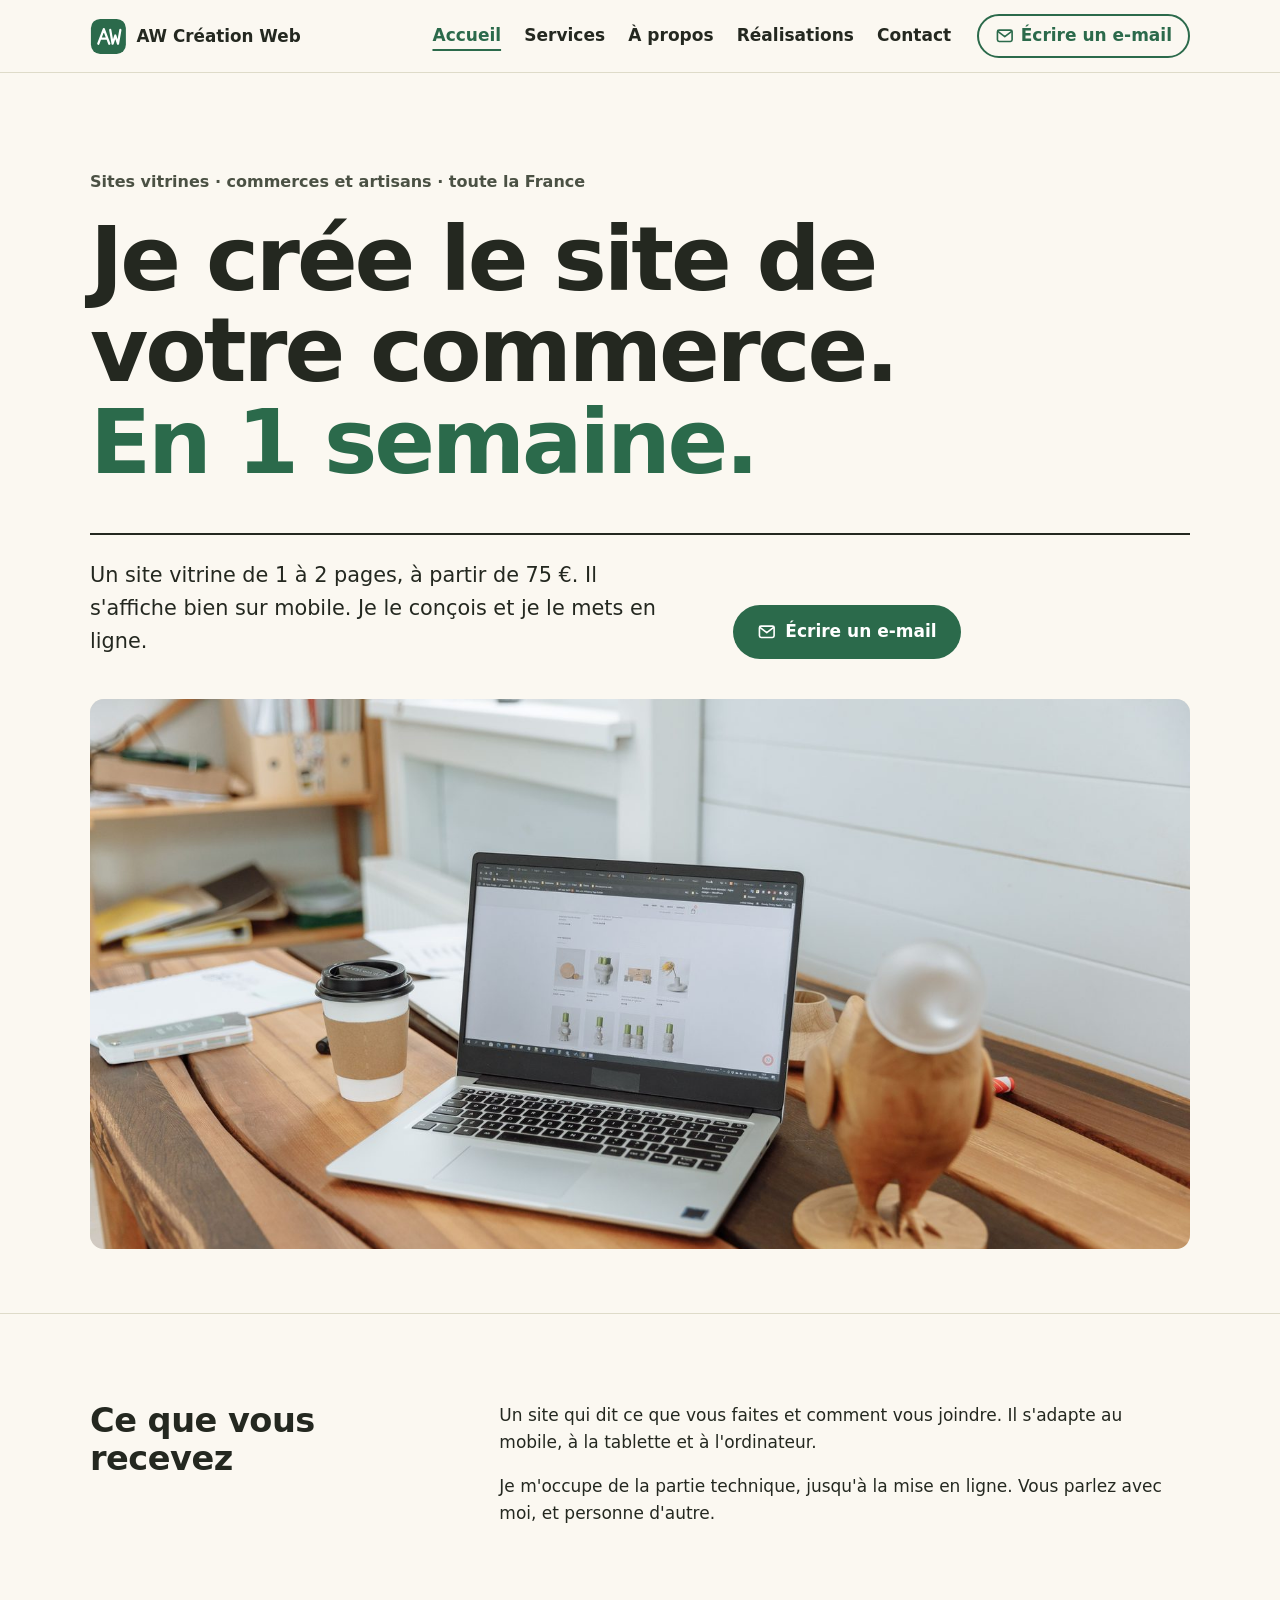
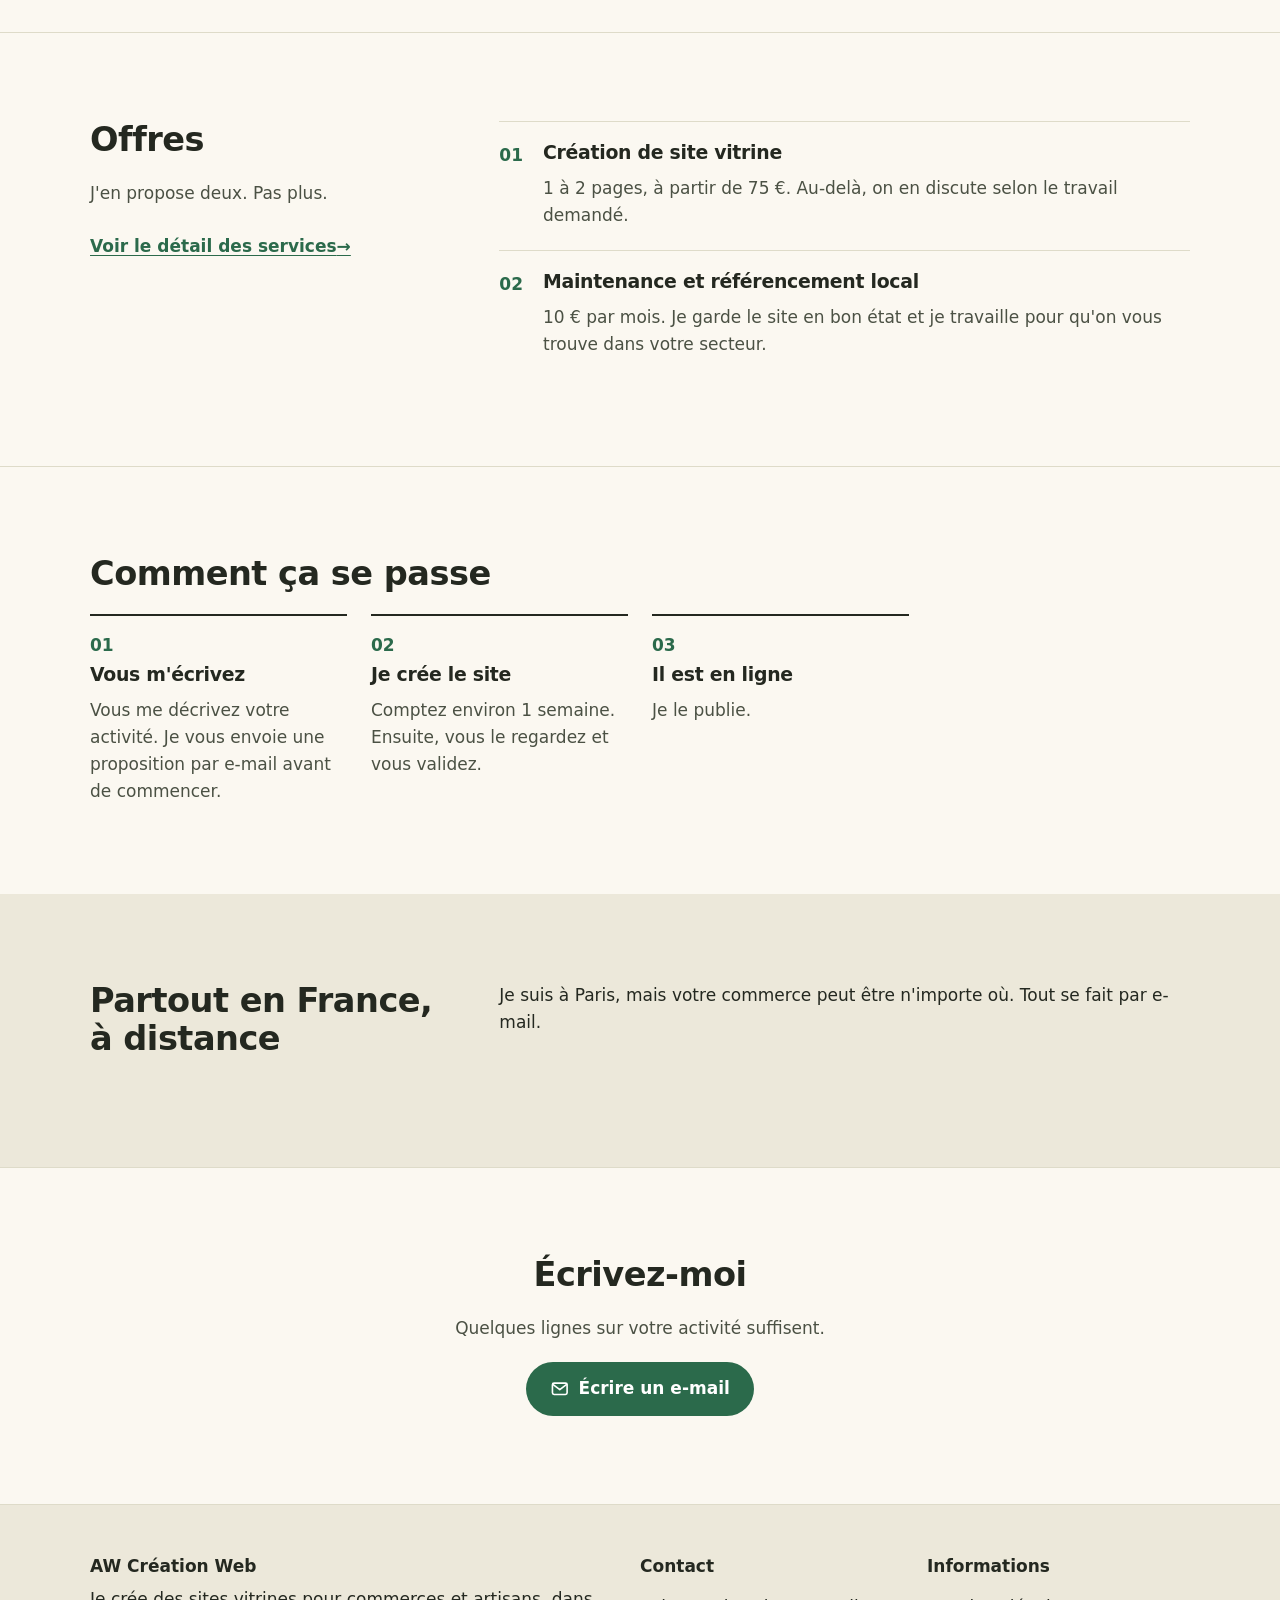
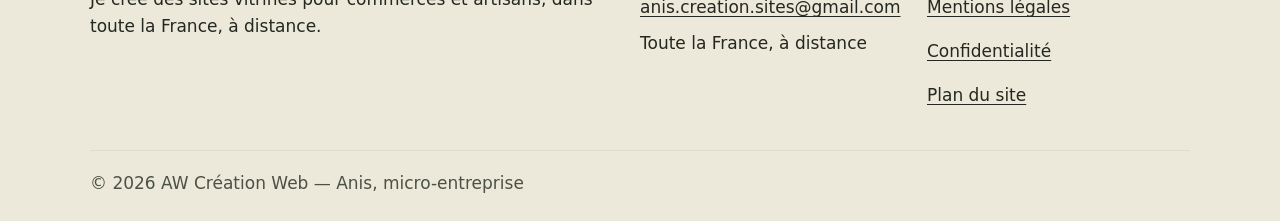
<file: index.html>
<!doctype html>
<html lang="fr">
<head>
<meta charset="utf-8">
<meta name="viewport" content="width=device-width, initial-scale=1">
<title>AW Création Web — Je crée le site de votre commerce</title>
<meta name="description" content="Je suis Anis, étudiant en école d'ingénieur à Paris. Je crée des sites vitrines pour commerces et artisans, à distance : dès 75 €, prêts en 1 semaine.">
<link rel="canonical" href="https://awcreationweb.fr/">
<meta name="theme-color" content="#fbf8f1">
<meta property="og:type" content="website">
<meta property="og:locale" content="fr_FR">
<meta property="og:site_name" content="AW Création Web">
<meta property="og:title" content="AW Création Web — Je crée le site de votre commerce">
<meta property="og:description" content="Je suis Anis, étudiant en école d'ingénieur à Paris. Je crée des sites vitrines pour commerces et artisans, à distance : dès 75 €, prêts en 1 semaine.">
<meta property="og:url" content="https://awcreationweb.fr/">
<meta property="og:image" content="https://awcreationweb.fr/assets/og-image.png">
<meta property="og:image:type" content="image/png">
<meta property="og:image:width" content="1200">
<meta property="og:image:height" content="630">
<meta property="og:image:alt" content="AW Création Web — Le site de votre commerce, prêt en 1 semaine">
<meta name="twitter:card" content="summary_large_image">
<link rel="icon" href="assets/favicon.svg" type="image/svg+xml">
<link rel="stylesheet" href="assets/style.css">
<script type="application/ld+json">
{
 "@context": "https://schema.org",
 "@type": "ProfessionalService",
 "@id": "https://awcreationweb.fr/#entreprise",
 "name": "AW Création Web",
 "slogan": "Je crée le site de votre commerce",
 "description": "Création de sites vitrines adaptés au mobile pour commerces et artisans, avec mise en ligne, maintenance et référencement local. Partout en France, à distance.",
 "url": "https://awcreationweb.fr/",
 "image": "https://awcreationweb.fr/assets/og-image.png",
 "logo": "https://awcreationweb.fr/assets/favicon.svg",
 "email": "anis.creation.sites@gmail.com",
 "founder": {
  "@type": "Person",
  "name": "Anis"
 },
 "areaServed": {
  "@type": "Country",
  "name": "France"
 },
 "availableLanguage": "fr",
 "knowsAbout": [
  "Création de site vitrine",
  "Site responsive",
  "Référencement local",
  "Mise en ligne et maintenance de site web"
 ],
 "contactPoint": {
  "@type": "ContactPoint",
  "contactType": "customer service",
  "email": "anis.creation.sites@gmail.com",
  "areaServed": "FR",
  "availableLanguage": "fr"
 }
}
</script>
<script type="application/ld+json">
{
 "@context": "https://schema.org",
 "@type": "WebSite",
 "name": "AW Création Web",
 "url": "https://awcreationweb.fr/",
 "inLanguage": "fr-FR",
 "publisher": {
  "@id": "https://awcreationweb.fr/#entreprise"
 }
}
</script>
</head>
<body>
<a class="skip" href="#contenu">Aller au contenu</a>
<header class="site-header">
 <div class="wrap head">
  <a class="logo" href="index.html"><svg viewBox="0 0 40 40" aria-hidden="true" class="logo-mark"><rect x="1" y="1" width="38" height="38" rx="10" style="fill:var(--accent)"/><path d="M9 28 15 12l6 16M11.3 22.5h7.4M22 13l2.6 15 2.9-9 2.9 9L33 13" style="stroke:var(--accent-fg)" stroke-width="2.4" fill="none" stroke-linecap="round" stroke-linejoin="round"/></svg><span>AW Création Web</span></a>
  <a class="btn btn-outline btn-mail-top" href="mailto:anis.creation.sites@gmail.com"><svg class="i" viewBox="0 0 24 24" aria-hidden="true" style="fill:none;stroke:currentColor;stroke-width:2;stroke-linejoin:round;stroke-linecap:round"><rect x="3" y="5" width="18" height="14" rx="2"/><path d="m3.5 6.5 8.5 6.5 8.5-6.5"/></svg><span>Écrire un e-mail</span></a>
  <nav class="nav" aria-label="Navigation principale"><ul><li><a href="index.html" aria-current="page">Accueil</a></li><li><a href="services.html">Services</a></li><li><a href="a-propos.html">À propos</a></li><li><a href="realisations.html">Réalisations</a></li><li><a href="contact.html">Contact</a></li></ul></nav>
 </div>
</header>
<main id="contenu">
<section class="hero" aria-labelledby="h1"><div class="wrap">
<p class="eyebrow">Sites vitrines · commerces et artisans · toute la France</p>
<h1 id="h1">Je crée le site de votre commerce. <em>En 1 semaine.</em></h1>
<div class="hero-foot">
<p class="lead">Un site vitrine de 1 à 2 pages, à partir de 75 €. Il s'affiche bien sur mobile. Je le conçois et je le mets en ligne.</p>
<div><div class="actions"><a class="btn btn-primary" href="mailto:anis.creation.sites@gmail.com"><svg class="i" viewBox="0 0 24 24" aria-hidden="true" style="fill:none;stroke:currentColor;stroke-width:2;stroke-linejoin:round;stroke-linecap:round"><rect x="3" y="5" width="18" height="14" rx="2"/><path d="m3.5 6.5 8.5 6.5 8.5-6.5"/></svg><span>Écrire un e-mail</span></a></div></div>
</div>
<figure class="hero-photo"><img src="assets/photos/accueil-ordinateur-site-vitrine.jpg" width="1600" height="1067" loading="lazy" decoding="async" alt="Ordinateur portable posé sur un bureau en bois clair, affichant la page produits d'une boutique en ligne, à côté d'un gobelet de café (photo d'illustration, ce n'est pas un site réalisé par AW Création Web)"></figure>
</div></section>
<section class="rule" aria-labelledby="ess-t"><div class="wrap split">
<div><h2 id="ess-t">Ce que vous recevez</h2></div>
<div class="prose"><p>Un site qui dit ce que vous faites et comment vous joindre. Il s'adapte au mobile, à la tablette et à l'ordinateur.</p><p>Je m'occupe de la partie technique, jusqu'à la mise en ligne. Vous parlez avec moi, et personne d'autre.</p></div>
</div></section>
<section class="rule" aria-labelledby="off-t"><div class="wrap split">
<div><h2 id="off-t">Offres</h2><p class="intro">J'en propose deux. Pas plus.</p><p><a class="link-arrow" href="services.html">Voir le détail des services <span aria-hidden="true">→</span></a></p></div>
<ol class="off-list"><li><span class="num" aria-hidden="true">01</span><div><h3>Création de site vitrine</h3><p>1 à 2 pages, à partir de 75 €. Au-delà, on en discute selon le travail demandé.</p></div></li><li><span class="num" aria-hidden="true">02</span><div><h3>Maintenance et référencement local</h3><p>10 € par mois. Je garde le site en bon état et je travaille pour qu'on vous trouve dans votre secteur.</p></div></li></ol>
</div></section>
<section class="rule" aria-labelledby="dr-t"><div class="wrap">
<h2 id="dr-t">Comment ça se passe</h2>
<ol class="steps"><li><h3>Vous m'écrivez</h3><p>Vous me décrivez votre activité. Je vous envoie une proposition par e-mail avant de commencer.</p></li><li><h3>Je crée le site</h3><p>Comptez environ 1 semaine. Ensuite, vous le regardez et vous validez.</p></li><li><h3>Il est en ligne</h3><p>Je le publie.</p></li></ol>
</div></section>
<section class="zone" id="zone" aria-labelledby="zone-t"><div class="wrap split">
<div><h2 id="zone-t">Partout en France, à distance</h2></div>
<div class="prose"><p>Je suis à Paris, mais votre commerce peut être n'importe où. Tout se fait par e-mail.</p></div></div></section>
<section class="cta-sec" aria-labelledby="cta-t"><div class="wrap narrow center">
<h2 id="cta-t">Écrivez-moi</h2><p>Quelques lignes sur votre activité suffisent.</p>
<div class="actions"><a class="btn btn-primary" href="mailto:anis.creation.sites@gmail.com"><svg class="i" viewBox="0 0 24 24" aria-hidden="true" style="fill:none;stroke:currentColor;stroke-width:2;stroke-linejoin:round;stroke-linecap:round"><rect x="3" y="5" width="18" height="14" rx="2"/><path d="m3.5 6.5 8.5 6.5 8.5-6.5"/></svg><span>Écrire un e-mail</span></a></div>
</div></section>
</main>
<footer class="site-footer">
 <div class="wrap foot-grid">
  <div><p class="foot-title">AW Création Web</p><p>Je crée des sites vitrines pour commerces et artisans, dans toute la France, à distance.</p></div>
  <div><p class="foot-title">Contact</p><ul><li><a href="mailto:anis.creation.sites@gmail.com">anis.creation.sites@gmail.com</a></li><li>Toute la France, à distance</li></ul></div>
  <div><p class="foot-title">Informations</p><ul><li><a href="mentions-legales.html">Mentions légales</a></li><li><a href="mentions-legales.html#confidentialite">Confidentialité</a></li><li><a href="sitemap.xml">Plan du site</a></li></ul></div>
 </div>
 <div class="wrap copy">© 2026 AW Création Web — Anis, micro-entreprise</div>
</footer>
<div class="mailbar"><a href="mailto:anis.creation.sites@gmail.com"><svg class="i" viewBox="0 0 24 24" aria-hidden="true" style="fill:none;stroke:currentColor;stroke-width:2;stroke-linejoin:round;stroke-linecap:round"><rect x="3" y="5" width="18" height="14" rx="2"/><path d="m3.5 6.5 8.5 6.5 8.5-6.5"/></svg><span>Écrire un e-mail</span></a></div>

</body>
</html>
</file>
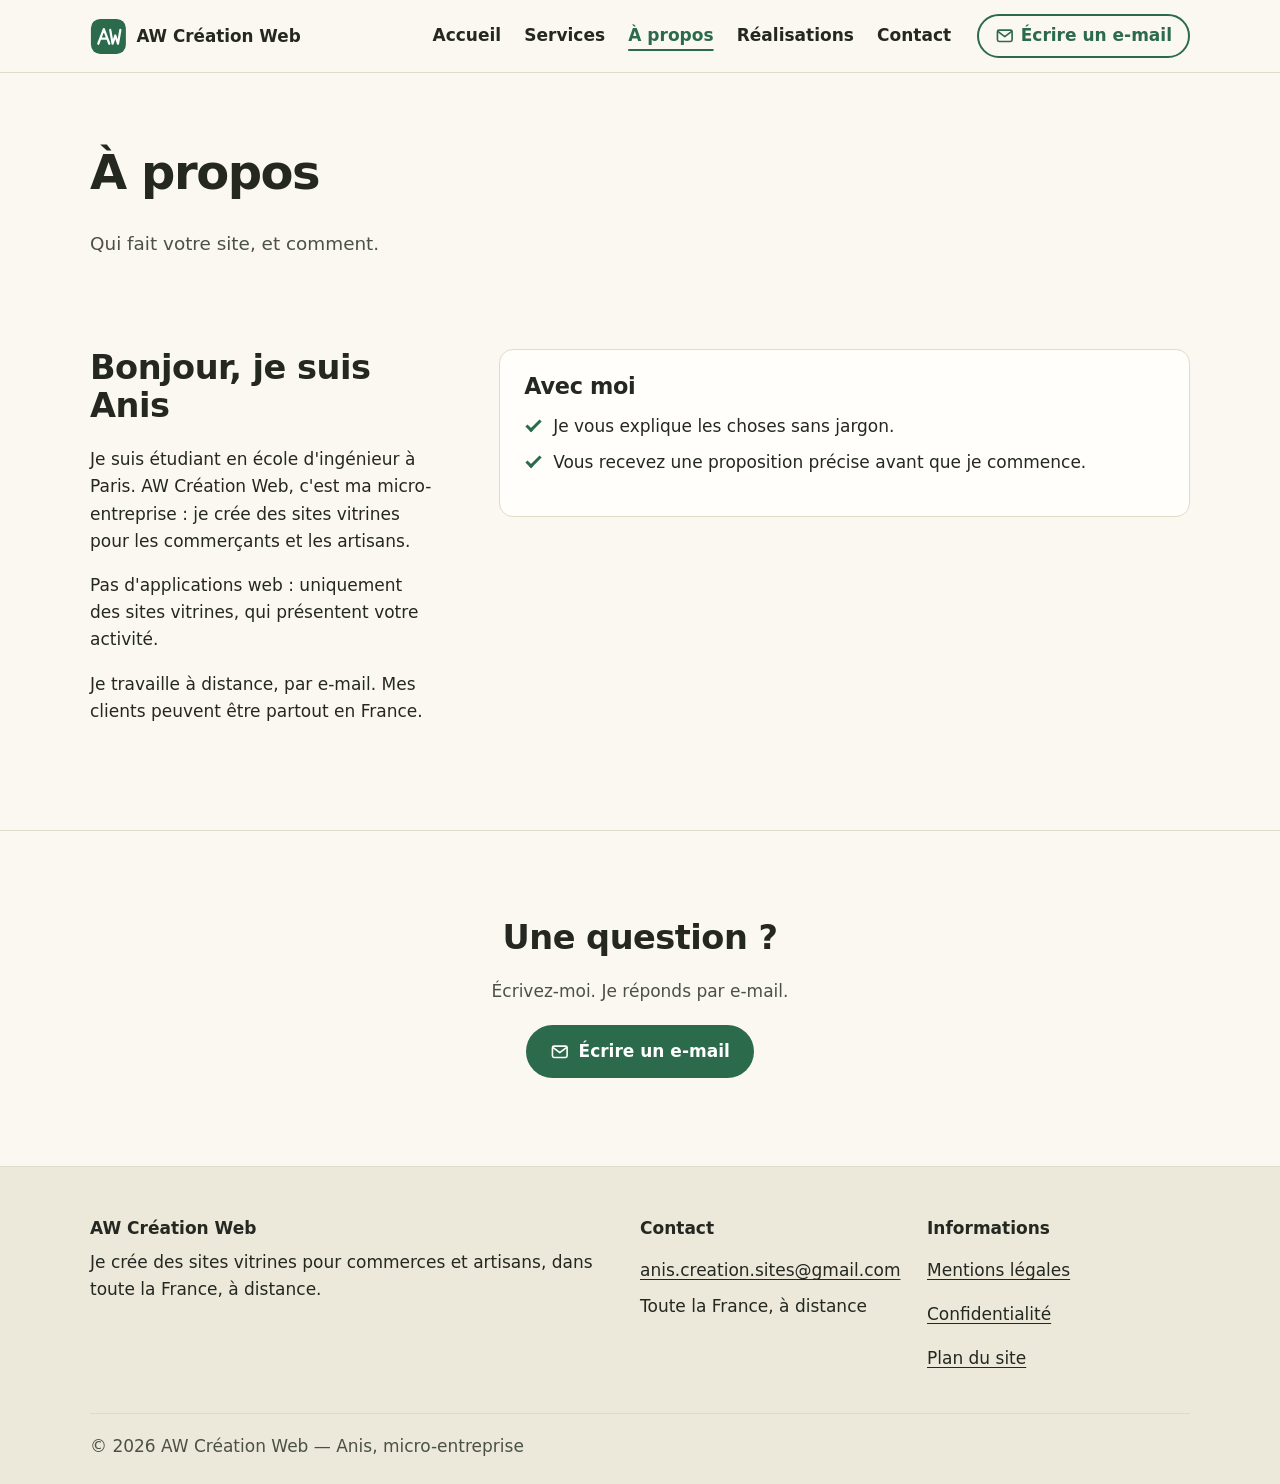
<file: a-propos.html>
<!doctype html>
<html lang="fr">
<head>
<meta charset="utf-8">
<meta name="viewport" content="width=device-width, initial-scale=1">
<title>À propos — Anis, créateur de sites | AW Création Web</title>
<meta name="description" content="Je suis Anis, étudiant en école d'ingénieur à Paris. Je crée des sites vitrines pour les commerces et les artisans, partout en France, à distance.">
<link rel="canonical" href="https://awcreationweb.fr/a-propos.html">
<meta name="theme-color" content="#fbf8f1">
<meta property="og:type" content="website">
<meta property="og:locale" content="fr_FR">
<meta property="og:site_name" content="AW Création Web">
<meta property="og:title" content="À propos — Anis, créateur de sites | AW Création Web">
<meta property="og:description" content="Je suis Anis, étudiant en école d'ingénieur à Paris. Je crée des sites vitrines pour les commerces et les artisans, partout en France, à distance.">
<meta property="og:url" content="https://awcreationweb.fr/a-propos.html">
<meta property="og:image" content="https://awcreationweb.fr/assets/og-image.png">
<meta property="og:image:type" content="image/png">
<meta property="og:image:width" content="1200">
<meta property="og:image:height" content="630">
<meta property="og:image:alt" content="AW Création Web — Le site de votre commerce, prêt en 1 semaine">
<meta name="twitter:card" content="summary_large_image">
<link rel="icon" href="assets/favicon.svg" type="image/svg+xml">
<link rel="stylesheet" href="assets/style.css">
<script type="application/ld+json">
{
 "@context": "https://schema.org",
 "@type": "AboutPage",
 "name": "À propos d'AW Création Web",
 "url": "https://awcreationweb.fr/a-propos.html",
 "mainEntity": {
  "@type": "Person",
  "name": "Anis",
  "jobTitle": "Créateur de sites web",
  "worksFor": {
   "@id": "https://awcreationweb.fr/#entreprise",
   "@type": "ProfessionalService",
   "name": "AW Création Web"
  }
 }
}
</script>
</head>
<body>
<a class="skip" href="#contenu">Aller au contenu</a>
<header class="site-header">
 <div class="wrap head">
  <a class="logo" href="index.html"><svg viewBox="0 0 40 40" aria-hidden="true" class="logo-mark"><rect x="1" y="1" width="38" height="38" rx="10" style="fill:var(--accent)"/><path d="M9 28 15 12l6 16M11.3 22.5h7.4M22 13l2.6 15 2.9-9 2.9 9L33 13" style="stroke:var(--accent-fg)" stroke-width="2.4" fill="none" stroke-linecap="round" stroke-linejoin="round"/></svg><span>AW Création Web</span></a>
  <a class="btn btn-outline btn-mail-top" href="mailto:anis.creation.sites@gmail.com"><svg class="i" viewBox="0 0 24 24" aria-hidden="true" style="fill:none;stroke:currentColor;stroke-width:2;stroke-linejoin:round;stroke-linecap:round"><rect x="3" y="5" width="18" height="14" rx="2"/><path d="m3.5 6.5 8.5 6.5 8.5-6.5"/></svg><span>Écrire un e-mail</span></a>
  <nav class="nav" aria-label="Navigation principale"><ul><li><a href="index.html">Accueil</a></li><li><a href="services.html">Services</a></li><li><a href="a-propos.html" aria-current="page">À propos</a></li><li><a href="realisations.html">Réalisations</a></li><li><a href="contact.html">Contact</a></li></ul></nav>
 </div>
</header>
<main id="contenu">
<section class="page-hero"><div class="wrap">
<h1>À propos</h1><p>Qui fait votre site, et comment.</p></div></section>
<section class="tight"><div class="wrap split">
<div class="prose"><h2>Bonjour, je suis Anis</h2>
<p>Je suis étudiant en école d'ingénieur à Paris. AW Création Web, c'est ma micro-entreprise : je crée des sites vitrines pour les commerçants et les artisans.</p>
<p>Pas d'applications web : uniquement des sites vitrines, qui présentent votre activité.</p>
<p>Je travaille à distance, par e-mail. Mes clients peuvent être partout en France.</p>
</div>
<div class="panel"><h2>Avec moi</h2><ul class="check"><li>Je vous explique les choses sans jargon.</li><li>Vous recevez une proposition précise avant que je commence.</li></ul></div>
</div></section>
<section class="cta-sec" aria-labelledby="cta-t"><div class="wrap narrow center">
<h2 id="cta-t">Une question ?</h2><p>Écrivez-moi. Je réponds par e-mail.</p>
<div class="actions"><a class="btn btn-primary" href="mailto:anis.creation.sites@gmail.com"><svg class="i" viewBox="0 0 24 24" aria-hidden="true" style="fill:none;stroke:currentColor;stroke-width:2;stroke-linejoin:round;stroke-linecap:round"><rect x="3" y="5" width="18" height="14" rx="2"/><path d="m3.5 6.5 8.5 6.5 8.5-6.5"/></svg><span>Écrire un e-mail</span></a></div>
</div></section>
</main>
<footer class="site-footer">
 <div class="wrap foot-grid">
  <div><p class="foot-title">AW Création Web</p><p>Je crée des sites vitrines pour commerces et artisans, dans toute la France, à distance.</p></div>
  <div><p class="foot-title">Contact</p><ul><li><a href="mailto:anis.creation.sites@gmail.com">anis.creation.sites@gmail.com</a></li><li>Toute la France, à distance</li></ul></div>
  <div><p class="foot-title">Informations</p><ul><li><a href="mentions-legales.html">Mentions légales</a></li><li><a href="mentions-legales.html#confidentialite">Confidentialité</a></li><li><a href="sitemap.xml">Plan du site</a></li></ul></div>
 </div>
 <div class="wrap copy">© 2026 AW Création Web — Anis, micro-entreprise</div>
</footer>
<div class="mailbar"><a href="mailto:anis.creation.sites@gmail.com"><svg class="i" viewBox="0 0 24 24" aria-hidden="true" style="fill:none;stroke:currentColor;stroke-width:2;stroke-linejoin:round;stroke-linecap:round"><rect x="3" y="5" width="18" height="14" rx="2"/><path d="m3.5 6.5 8.5 6.5 8.5-6.5"/></svg><span>Écrire un e-mail</span></a></div>

</body>
</html>
</file>
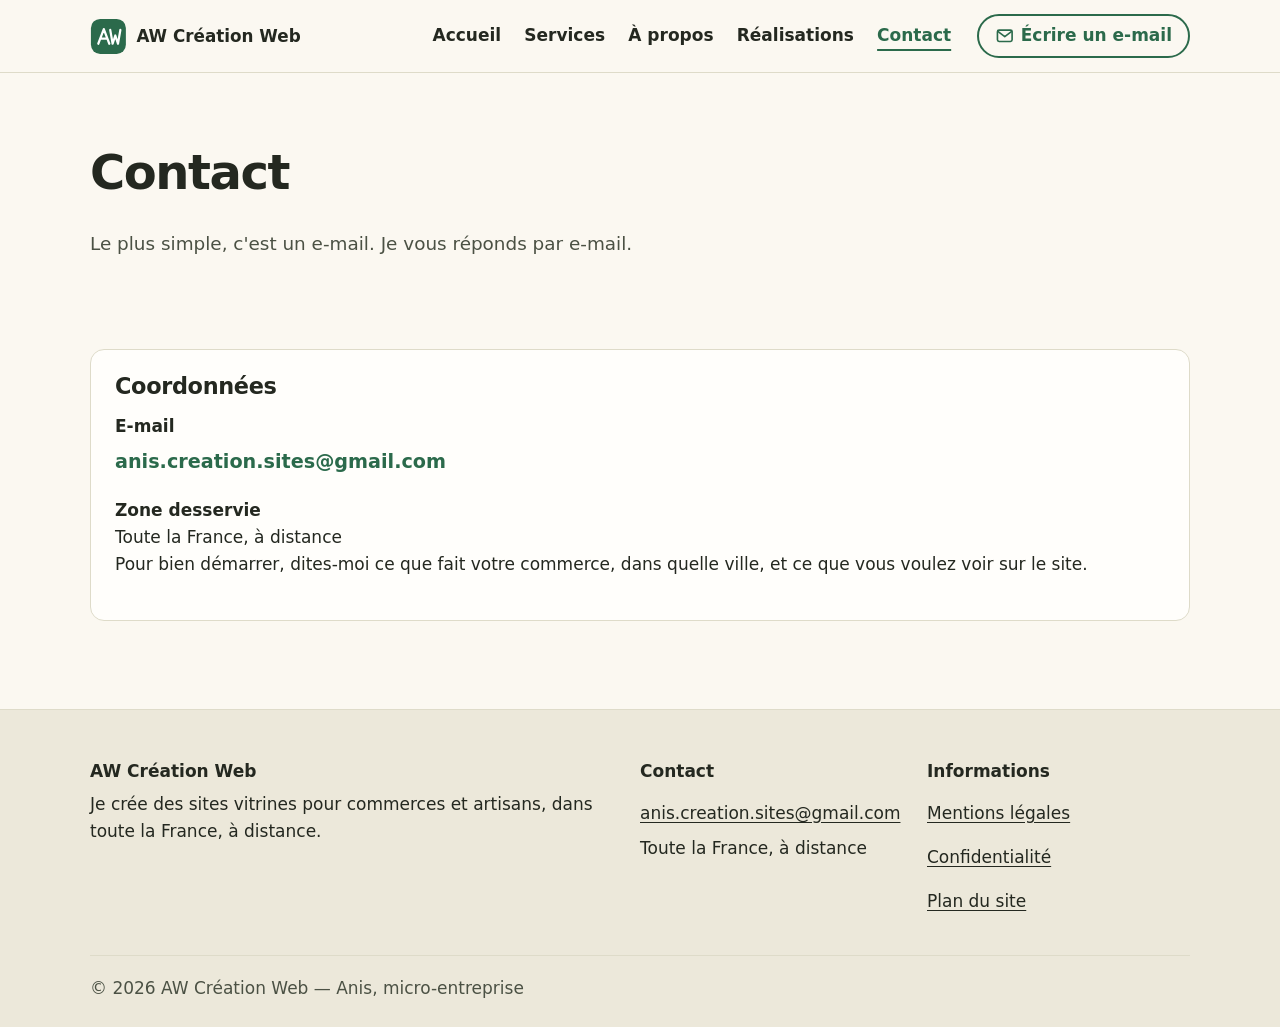
<file: contact.html>
<!doctype html>
<html lang="fr">
<head>
<meta charset="utf-8">
<meta name="viewport" content="width=device-width, initial-scale=1">
<title>Contact — Écrire un e-mail | AW Création Web</title>
<meta name="description" content="Contactez AW Création Web pour votre site vitrine par e-mail. Intervention dans toute la France, à distance.">
<link rel="canonical" href="https://awcreationweb.fr/contact.html">
<meta name="theme-color" content="#fbf8f1">
<meta property="og:type" content="website">
<meta property="og:locale" content="fr_FR">
<meta property="og:site_name" content="AW Création Web">
<meta property="og:title" content="Contact — Écrire un e-mail | AW Création Web">
<meta property="og:description" content="Contactez AW Création Web pour votre site vitrine par e-mail. Intervention dans toute la France, à distance.">
<meta property="og:url" content="https://awcreationweb.fr/contact.html">
<meta property="og:image" content="https://awcreationweb.fr/assets/og-image.png">
<meta property="og:image:type" content="image/png">
<meta property="og:image:width" content="1200">
<meta property="og:image:height" content="630">
<meta property="og:image:alt" content="AW Création Web — Le site de votre commerce, prêt en 1 semaine">
<meta name="twitter:card" content="summary_large_image">
<link rel="icon" href="assets/favicon.svg" type="image/svg+xml">
<link rel="stylesheet" href="assets/style.css">
<script type="application/ld+json">
{
 "@context": "https://schema.org",
 "@type": "ContactPage",
 "name": "Contact AW Création Web",
 "url": "https://awcreationweb.fr/contact.html",
 "mainEntity": {
  "@type": "ProfessionalService",
  "@id": "https://awcreationweb.fr/#entreprise",
  "name": "AW Création Web",
  "slogan": "Je crée le site de votre commerce",
  "description": "Création de sites vitrines adaptés au mobile pour commerces et artisans, avec mise en ligne, maintenance et référencement local. Partout en France, à distance.",
  "url": "https://awcreationweb.fr/",
  "image": "https://awcreationweb.fr/assets/og-image.png",
  "logo": "https://awcreationweb.fr/assets/favicon.svg",
  "email": "anis.creation.sites@gmail.com",
  "founder": {
   "@type": "Person",
   "name": "Anis"
  },
  "areaServed": {
   "@type": "Country",
   "name": "France"
  },
  "availableLanguage": "fr",
  "knowsAbout": [
   "Création de site vitrine",
   "Site responsive",
   "Référencement local",
   "Mise en ligne et maintenance de site web"
  ],
  "contactPoint": {
   "@type": "ContactPoint",
   "contactType": "customer service",
   "email": "anis.creation.sites@gmail.com",
   "areaServed": "FR",
   "availableLanguage": "fr"
  }
 }
}
</script>
</head>
<body>
<a class="skip" href="#contenu">Aller au contenu</a>
<header class="site-header">
 <div class="wrap head">
  <a class="logo" href="index.html"><svg viewBox="0 0 40 40" aria-hidden="true" class="logo-mark"><rect x="1" y="1" width="38" height="38" rx="10" style="fill:var(--accent)"/><path d="M9 28 15 12l6 16M11.3 22.5h7.4M22 13l2.6 15 2.9-9 2.9 9L33 13" style="stroke:var(--accent-fg)" stroke-width="2.4" fill="none" stroke-linecap="round" stroke-linejoin="round"/></svg><span>AW Création Web</span></a>
  <a class="btn btn-outline btn-mail-top" href="mailto:anis.creation.sites@gmail.com"><svg class="i" viewBox="0 0 24 24" aria-hidden="true" style="fill:none;stroke:currentColor;stroke-width:2;stroke-linejoin:round;stroke-linecap:round"><rect x="3" y="5" width="18" height="14" rx="2"/><path d="m3.5 6.5 8.5 6.5 8.5-6.5"/></svg><span>Écrire un e-mail</span></a>
  <nav class="nav" aria-label="Navigation principale"><ul><li><a href="index.html">Accueil</a></li><li><a href="services.html">Services</a></li><li><a href="a-propos.html">À propos</a></li><li><a href="realisations.html">Réalisations</a></li><li><a href="contact.html" aria-current="page">Contact</a></li></ul></nav>
 </div>
</header>
<main id="contenu">
<section class="page-hero"><div class="wrap">
<h1>Contact</h1><p>Le plus simple, c'est un e-mail. Je vous réponds par e-mail.</p></div></section>
<section class="tight"><div class="wrap">
<div class="panel"><h2>Coordonnées</h2>
<dl class="coord"><dt>E-mail</dt><dd><a class="big-mail" href="mailto:anis.creation.sites@gmail.com">anis.creation.sites@gmail.com</a></dd>
<dt>Zone desservie</dt><dd>Toute la France, à distance</dd></dl>
<p>Pour bien démarrer, dites-moi ce que fait votre commerce, dans quelle ville, et ce que vous voulez voir sur le site.</p></div>
</div></section>
</main>
<footer class="site-footer">
 <div class="wrap foot-grid">
  <div><p class="foot-title">AW Création Web</p><p>Je crée des sites vitrines pour commerces et artisans, dans toute la France, à distance.</p></div>
  <div><p class="foot-title">Contact</p><ul><li><a href="mailto:anis.creation.sites@gmail.com">anis.creation.sites@gmail.com</a></li><li>Toute la France, à distance</li></ul></div>
  <div><p class="foot-title">Informations</p><ul><li><a href="mentions-legales.html">Mentions légales</a></li><li><a href="mentions-legales.html#confidentialite">Confidentialité</a></li><li><a href="sitemap.xml">Plan du site</a></li></ul></div>
 </div>
 <div class="wrap copy">© 2026 AW Création Web — Anis, micro-entreprise</div>
</footer>
<div class="mailbar"><a href="mailto:anis.creation.sites@gmail.com"><svg class="i" viewBox="0 0 24 24" aria-hidden="true" style="fill:none;stroke:currentColor;stroke-width:2;stroke-linejoin:round;stroke-linecap:round"><rect x="3" y="5" width="18" height="14" rx="2"/><path d="m3.5 6.5 8.5 6.5 8.5-6.5"/></svg><span>Écrire un e-mail</span></a></div>
</body>
</html>
</file>
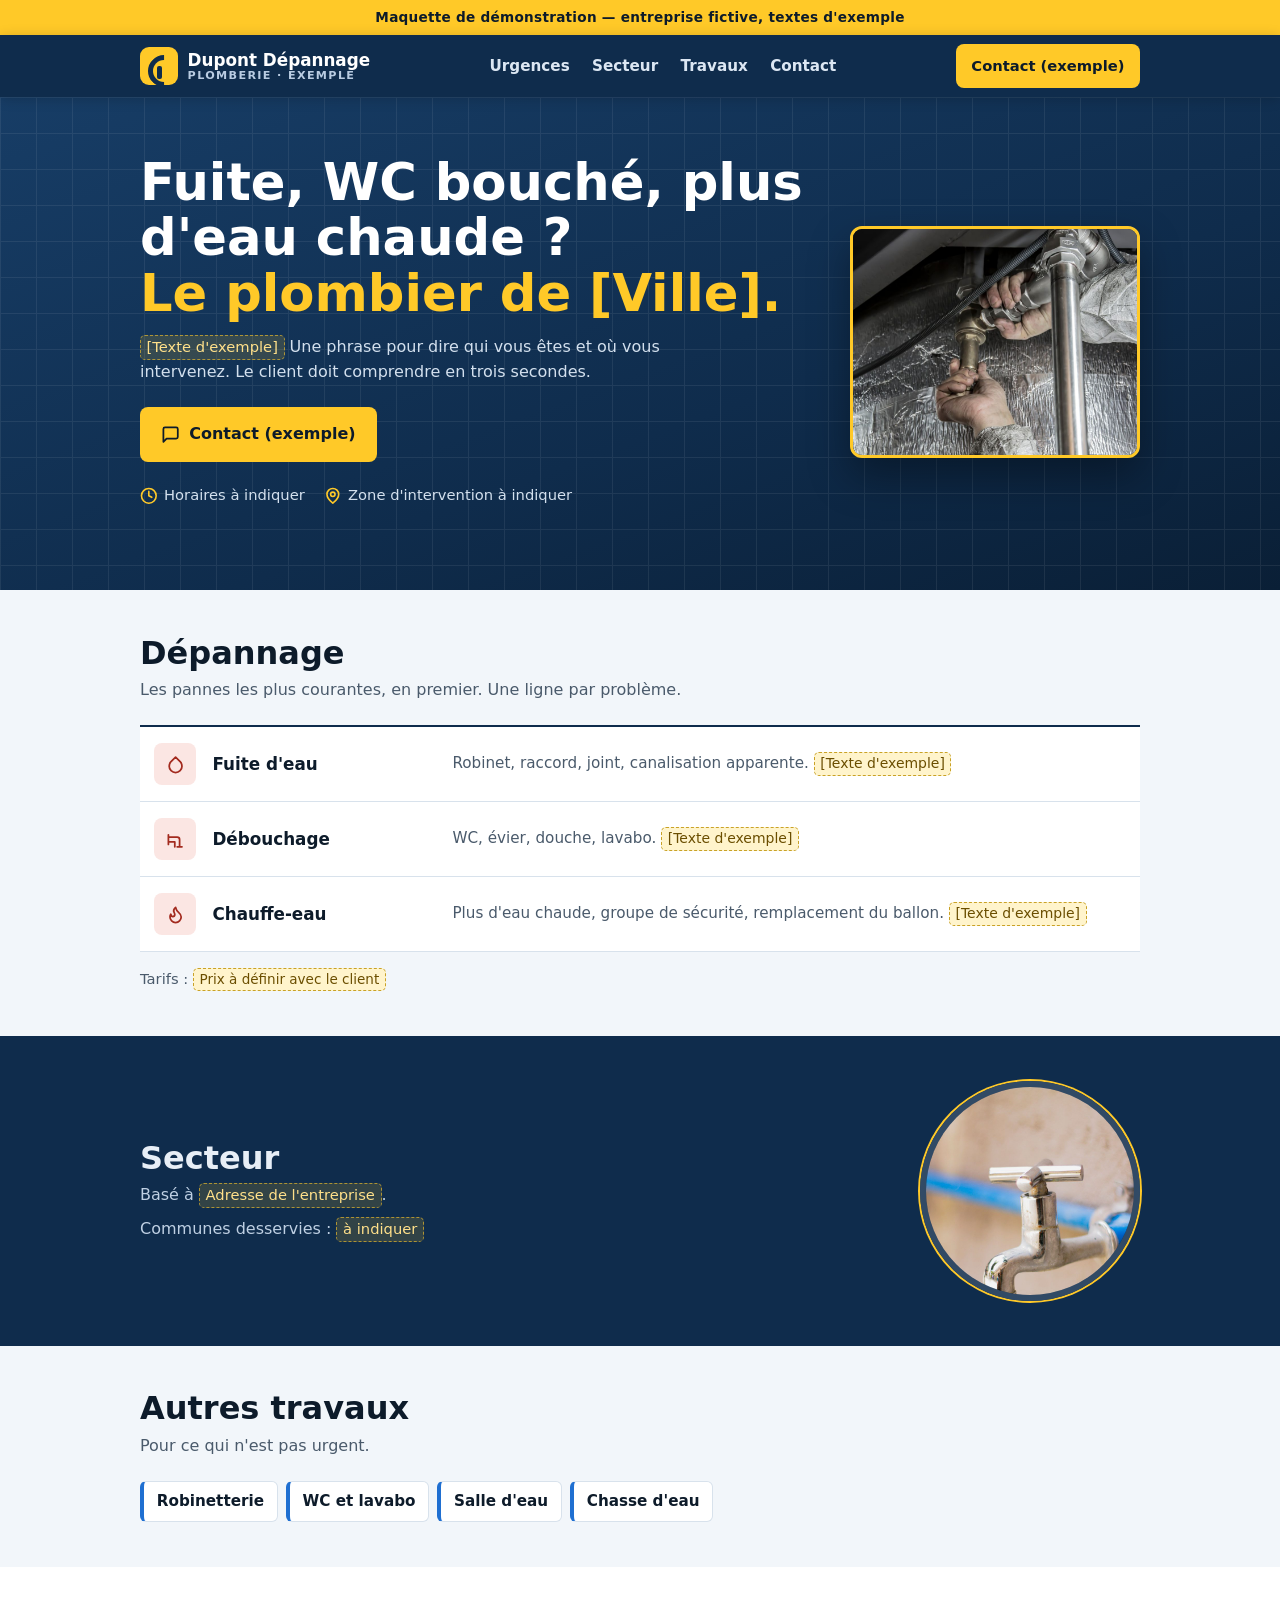
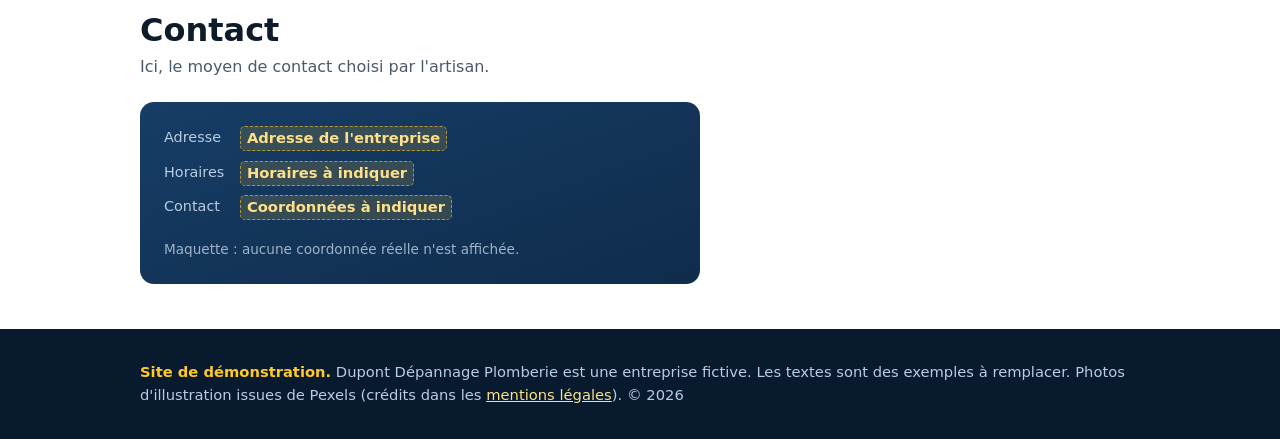
<file: demo-artisan.html>
<!DOCTYPE html>
<html lang="fr">
<head>
<meta charset="utf-8">
<meta name="viewport" content="width=device-width, initial-scale=1">
<title>Dupont Dépannage Plomberie — maquette de démonstration (entreprise fictive)</title>
<meta name="description" content="Maquette de démonstration d'un site de plombier. Dupont Dépannage Plomberie est une entreprise fictive : textes et coordonnées sont des exemples.">
<meta name="robots" content="noindex">
<style>
:root{
  --ink:#0d1b2a; --muted:#4a5a6b; --bg:#f2f6fa; --card:#ffffff;
  --navy:#0f2c4c; --navy-2:#173d66; --blue:#1f6fd1; --yellow:#ffc928; --yellow-dark:#e6ad00; --red:#a32b1f; --line:#d8e2ec;
  --radius:10px; --max:1040px;
  --font: system-ui,-apple-system,"Segoe UI",Roboto,"Helvetica Neue",Arial,sans-serif;
}
*{box-sizing:border-box;margin:0;padding:0}
html{scroll-behavior:smooth;scroll-padding-top:90px}
body{font-family:var(--font);color:var(--ink);background:var(--bg);line-height:1.55;font-size:1rem}
a{color:var(--blue)}
.container{width:100%;max-width:var(--max);margin:0 auto;padding:0 1.25rem}
.skip{position:absolute;left:-999px;top:0}.skip:focus{left:1rem;top:1rem;background:#fff;color:var(--ink);padding:.6rem 1rem;border-radius:8px;z-index:99}
:focus-visible{outline:3px solid var(--yellow);outline-offset:3px}
.ico{width:1.2em;height:1.2em;flex:none;fill:none;stroke:currentColor;stroke-width:2.2;stroke-linecap:round;stroke-linejoin:round}
.ph{display:inline-block;background:#fff4cc;color:#6b4e00;border:1px dashed #c9a227;border-radius:5px;padding:0 .35rem;font-size:.92em}

/* Bandeau démo + en-tête */
.strip{background:var(--yellow);color:var(--ink);font-size:.85rem;font-weight:800;text-align:center;padding:.45rem 1rem;letter-spacing:.02em}
header.top{position:sticky;top:0;z-index:10;background:var(--navy);color:#fff;box-shadow:0 2px 12px rgba(0,0,0,.18)}
.nav{display:flex;align-items:center;justify-content:space-between;height:62px;gap:1rem}
.logo{display:flex;align-items:center;gap:.6rem;text-decoration:none;color:#fff;line-height:1.1}
.logo .mark{width:38px;height:38px;border-radius:9px;background:var(--yellow);position:relative;flex:none}
.logo .mark::before{content:"";position:absolute;left:8px;top:8px;width:22px;height:22px;border:5px solid var(--navy);border-right-color:transparent;border-bottom-color:transparent;border-radius:50%;transform:rotate(-45deg)}
.logo .mark::after{content:"";position:absolute;left:17px;top:19px;width:5px;height:13px;background:var(--navy);border-radius:2px}
.logo b{display:block;font-size:1.05rem}
.logo small{display:block;font-size:.7rem;color:#b9cce2;letter-spacing:.12em;text-transform:uppercase;font-weight:600}
.nav ul{display:none;list-style:none;gap:1.4rem}
.nav ul a{text-decoration:none;color:#dce7f3;font-weight:600;font-size:.95rem}
.nav ul a:hover{color:var(--yellow)}
.btn{display:inline-flex;align-items:center;justify-content:center;gap:.55rem;padding:.8rem 1.2rem;border-radius:8px;font-weight:800;text-decoration:none;font-size:1rem;min-height:48px;border:2px solid transparent;font-family:inherit;white-space:nowrap}
.btn-y{background:var(--yellow);color:var(--ink)}
.btn-y:hover{background:var(--yellow-dark)}
.btn-sm{padding:.5rem .85rem;min-height:44px;font-size:.92rem}

/* Hero : court, texte + photo */
.hero{position:relative;overflow:hidden;color:#fff;padding:2.6rem 0 2.8rem;background:linear-gradient(160deg,var(--navy-2),var(--navy) 60%,#0a1f36)}
.hero::before{content:"";position:absolute;inset:0;opacity:.07;background-image:linear-gradient(#fff 1px,transparent 1px),linear-gradient(90deg,#fff 1px,transparent 1px);background-size:36px 36px}
.hero .container{position:relative;display:grid;gap:2rem;align-items:center}
.hero h1{font-size:clamp(1.9rem,7vw,3.2rem);line-height:1.08;font-weight:800;margin-bottom:.9rem}
.hero h1 span{color:var(--yellow);display:block}
.hero p{color:#d3e0ee;max-width:34rem;margin-bottom:1.4rem}
.hero .ph{background:rgba(255,201,40,.15);color:#ffe08a;border-color:rgba(255,201,40,.6)}
.facts{display:flex;flex-wrap:wrap;gap:.5rem 1.2rem;margin-top:1.4rem;font-size:.92rem;color:#e7eef6}
.facts span{display:inline-flex;align-items:center;gap:.4rem}
.facts .ico{color:var(--yellow)}

section{padding:2.8rem 0}
h2{font-size:clamp(1.45rem,4.5vw,2rem);line-height:1.15;font-weight:800;margin-bottom:.4rem}
.sub{color:var(--muted);margin-bottom:1.4rem;max-width:36rem}

/* Urgences : liste en lignes, pas de cartes */
.rows{list-style:none;border-top:2px solid var(--navy);background:var(--card)}
.rows li{display:grid;grid-template-columns:auto 1fr;gap:.2rem 1rem;align-items:start;padding:1rem .9rem;border-bottom:1px solid var(--line)}
.rows .ic{grid-row:span 2;display:grid;place-items:center;width:42px;height:42px;border-radius:8px;background:#fbe6e3;color:var(--red)}
.rows h3{font-size:1.05rem}
.rows p{color:var(--muted);font-size:.95rem}
.price-line{margin-top:1rem;font-size:.92rem;color:var(--muted)}

/* Secteur : bandeau sombre en 2 colonnes */
#secteur{background:var(--navy);color:#e7eef6}
#secteur .sub{color:#bfd0e3}
#secteur .ph{background:rgba(255,201,40,.15);color:#ffe08a;border-color:rgba(255,201,40,.6)}
.sect{display:grid;gap:1.6rem;align-items:center}
.radar{position:relative;width:min(220px,60vw);aspect-ratio:1;justify-self:center;border-radius:50%;
  background:radial-gradient(circle,transparent 0 30%,rgba(255,255,255,.18) 30.5% 31%,transparent 31.5% 62%,rgba(255,255,255,.16) 62.5% 63%,transparent 63.5%),radial-gradient(circle,#1b4877,#0f2c4c 70%)}
.radar{display:block;height:auto;object-fit:cover;border:6px solid rgba(255,255,255,.14);box-shadow:0 0 0 2px var(--yellow)}
.hero-img{display:block;width:100%;max-width:440px;height:auto;aspect-ratio:5/4;object-fit:cover;justify-self:center;border-radius:12px;border:3px solid var(--yellow);box-shadow:0 18px 40px rgba(0,0,0,.35)}

/* Autres travaux : simple liste en ligne */
.tags{display:flex;flex-wrap:wrap;gap:.5rem;list-style:none}
.tags li{background:var(--card);border:1px solid var(--line);border-left:4px solid var(--blue);border-radius:6px;padding:.5rem .8rem;font-weight:600;font-size:.95rem}

/* Contact */
#contact{background:var(--card)}
.panel{background:linear-gradient(160deg,var(--navy-2),var(--navy));color:#fff;border-radius:14px;padding:1.5rem;max-width:560px}
.panel dl{display:grid;grid-template-columns:auto 1fr;gap:.6rem 1rem;margin-bottom:1.2rem}
.panel dt{color:#b9cce2;font-size:.9rem}
.panel dd{font-weight:700}
.panel .ph{background:rgba(255,201,40,.15);color:#ffe08a;border-color:rgba(255,201,40,.6)}
.panel small{display:block;color:#9fb3c9;margin-top:1rem;font-size:.85rem}

/* Pied de page */
body>footer{background:#081a2d;color:#b9cce2;padding:2rem 0 6rem;font-size:.92rem}
body>footer strong{color:var(--yellow)}

/* Barre mobile */
.sticky-cta{position:fixed;left:0;right:0;bottom:0;padding:.6rem 1rem calc(.6rem + env(safe-area-inset-bottom));background:var(--navy);z-index:20;box-shadow:0 -6px 20px rgba(0,0,0,.25)}
.sticky-cta .btn{width:100%}

@media (min-width:720px){
  .hero .container{grid-template-columns:1.4fr .6fr}
  .sect{grid-template-columns:1fr auto}
  .rows li{grid-template-columns:auto 14rem 1fr;align-items:center}
  .rows .ic{grid-row:auto}
}
@media (min-width:960px){
  .nav ul{display:flex}
  .hero{padding:3.6rem 0 3.8rem}
  .sticky-cta{display:none}
  body>footer{padding-bottom:2rem}
}
@media (max-width:419px){header.top .btn-sm{display:none}}
@media (prefers-reduced-motion:reduce){*{transition:none!important;scroll-behavior:auto!important}}
</style>
</head>
<body>
<a class="skip" href="#main">Aller au contenu</a>

<svg width="0" height="0" style="position:absolute" aria-hidden="true" focusable="false">
  <symbol id="i-clock" viewBox="0 0 24 24"><circle cx="12" cy="12" r="10"/><path d="M12 6v6l4 2"/></symbol>
  <symbol id="i-pin" viewBox="0 0 24 24"><path d="M20 10c0 6-8 12-8 12s-8-6-8-12a8 8 0 0 1 16 0z"/><circle cx="12" cy="10" r="3"/></symbol>
  <symbol id="i-drop" viewBox="0 0 24 24"><path d="M12 2.7 6.3 8.4a8 8 0 1 0 11.4 0z"/></symbol>
  <symbol id="i-flame" viewBox="0 0 24 24"><path d="M8.5 14.5A2.5 2.5 0 0 0 11 12c0-1.4-.5-2-1-3-1.1-2.1-.2-4 2-6 .5 2.5 2 4.9 4 6.5 2 1.6 3 3.5 3 5.5a7 7 0 1 1-14 0c0-1.2.4-2.3 1-3.4.3 1.5 1.3 2.9 2.5 2.9z"/></symbol>
  <symbol id="i-pipe" viewBox="0 0 24 24"><path d="M3 9h11a3 3 0 0 1 3 3v9M3 15h8v6M3 6v12M14 21h6"/></symbol>
  <symbol id="i-msg" viewBox="0 0 24 24"><path d="M21 15a2 2 0 0 1-2 2H7l-4 4V5a2 2 0 0 1 2-2h14a2 2 0 0 1 2 2z"/></symbol>
</svg>

<div class="strip" role="note">Maquette de démonstration — entreprise fictive, textes d'exemple</div>

<header class="top">
  <div class="container nav">
    <a class="logo" href="#main" aria-label="Dupont Dépannage Plomberie (fictif), retour en haut"><span class="mark" aria-hidden="true"></span><span><b>Dupont Dépannage</b><small>Plomberie · exemple</small></span></a>
    <nav aria-label="Navigation principale">
      <ul>
        <li><a href="#urgences">Urgences</a></li>
        <li><a href="#secteur">Secteur</a></li>
        <li><a href="#travaux">Travaux</a></li>
        <li><a href="#contact">Contact</a></li>
      </ul>
    </nav>
    <a class="btn btn-y btn-sm" href="#contact">Contact (exemple)</a>
  </div>
</header>

<main id="main" tabindex="-1">
  <section class="hero" aria-labelledby="hero-title">
    <div class="container">
      <div>
        <h1 id="hero-title">Fuite, WC bouché, plus d'eau chaude&nbsp;? <span>Le plombier de [Ville].</span></h1>
        <p><span class="ph">[Texte d'exemple]</span> Une phrase pour dire qui vous êtes et où vous intervenez. Le client doit comprendre en trois secondes.</p>
        <a class="btn btn-y" href="#contact"><svg class="ico" aria-hidden="true"><use href="#i-msg"/></svg>Contact (exemple)</a>
        <p class="facts"><span><svg class="ico" aria-hidden="true"><use href="#i-clock"/></svg>Horaires à indiquer</span><span><svg class="ico" aria-hidden="true"><use href="#i-pin"/></svg>Zone d'intervention à indiquer</span></p>
      </div>
      <img class="hero-img" src="assets/photos/plomberie-raccord-tuyau.jpg" width="1000" height="800" loading="lazy" decoding="async" alt="Mains gantées serrant un raccord en laiton sur un tuyau métallique, sous un plafond isolé">
    </div>
  </section>

  <section id="urgences" aria-labelledby="urg-title">
    <div class="container">
      <h2 id="urg-title">Dépannage</h2>
      <p class="sub">Les pannes les plus courantes, en premier. Une ligne par problème.</p>
      <ul class="rows">
        <li><span class="ic" aria-hidden="true"><svg class="ico"><use href="#i-drop"/></svg></span><h3>Fuite d'eau</h3><p>Robinet, raccord, joint, canalisation apparente. <span class="ph">[Texte d'exemple]</span></p></li>
        <li><span class="ic" aria-hidden="true"><svg class="ico"><use href="#i-pipe"/></svg></span><h3>Débouchage</h3><p>WC, évier, douche, lavabo. <span class="ph">[Texte d'exemple]</span></p></li>
        <li><span class="ic" aria-hidden="true"><svg class="ico"><use href="#i-flame"/></svg></span><h3>Chauffe-eau</h3><p>Plus d'eau chaude, groupe de sécurité, remplacement du ballon. <span class="ph">[Texte d'exemple]</span></p></li>
      </ul>
      <p class="price-line">Tarifs : <span class="ph">Prix à définir avec le client</span></p>
    </div>
  </section>

  <section id="secteur" aria-labelledby="sect-title">
    <div class="container sect">
      <div>
        <h2 id="sect-title">Secteur</h2>
        <p class="sub" style="margin-bottom:.6rem">Basé à <span class="ph">Adresse de l'entreprise</span>.</p>
        <p class="sub" style="margin-bottom:0">Communes desservies : <span class="ph">à indiquer</span></p>
      </div>
      <img class="radar" src="assets/photos/plomberie-robinet.jpg" width="800" height="800" loading="lazy" decoding="async" alt="Robinet chromé raccordé à un tuyau bleu, sur un mur clair">
    </div>
  </section>

  <section id="travaux" aria-labelledby="trav-title">
    <div class="container">
      <h2 id="trav-title">Autres travaux</h2>
      <p class="sub">Pour ce qui n'est pas urgent.</p>
      <ul class="tags">
        <li>Robinetterie</li><li>WC et lavabo</li><li>Salle d'eau</li><li>Chasse d'eau</li>
      </ul>
    </div>
  </section>

  <section id="contact" aria-labelledby="contact-title">
    <div class="container">
      <h2 id="contact-title">Contact</h2>
      <p class="sub">Ici, le moyen de contact choisi par l'artisan.</p>
      <div class="panel">
        <dl>
          <dt>Adresse</dt><dd><span class="ph">Adresse de l'entreprise</span></dd>
          <dt>Horaires</dt><dd><span class="ph">Horaires à indiquer</span></dd>
          <dt>Contact</dt><dd><span class="ph">Coordonnées à indiquer</span></dd>
        </dl>
        <small>Maquette : aucune coordonnée réelle n'est affichée.</small>
      </div>
    </div>
  </section>
</main>

<footer>
  <div class="container">
    <p><strong>Site de démonstration.</strong> Dupont Dépannage Plomberie est une entreprise fictive. Les textes sont des exemples à remplacer. Photos d'illustration issues de Pexels (crédits dans les <a href="mentions-legales.html#credits-photos" style="color:#ffe08a">mentions légales</a>). © <span id="y">2026</span></p>
  </div>
</footer>

<div class="sticky-cta" role="region" aria-label="Action rapide">
  <a class="btn btn-y" href="#contact"><svg class="ico" aria-hidden="true"><use href="#i-msg"/></svg>Contact (exemple)</a>
</div>

<script>
(function(){
  var y=document.getElementById('y');
  if(y){y.textContent=new Date().getFullYear();}
})();
</script>
</body>
</html>
</file>
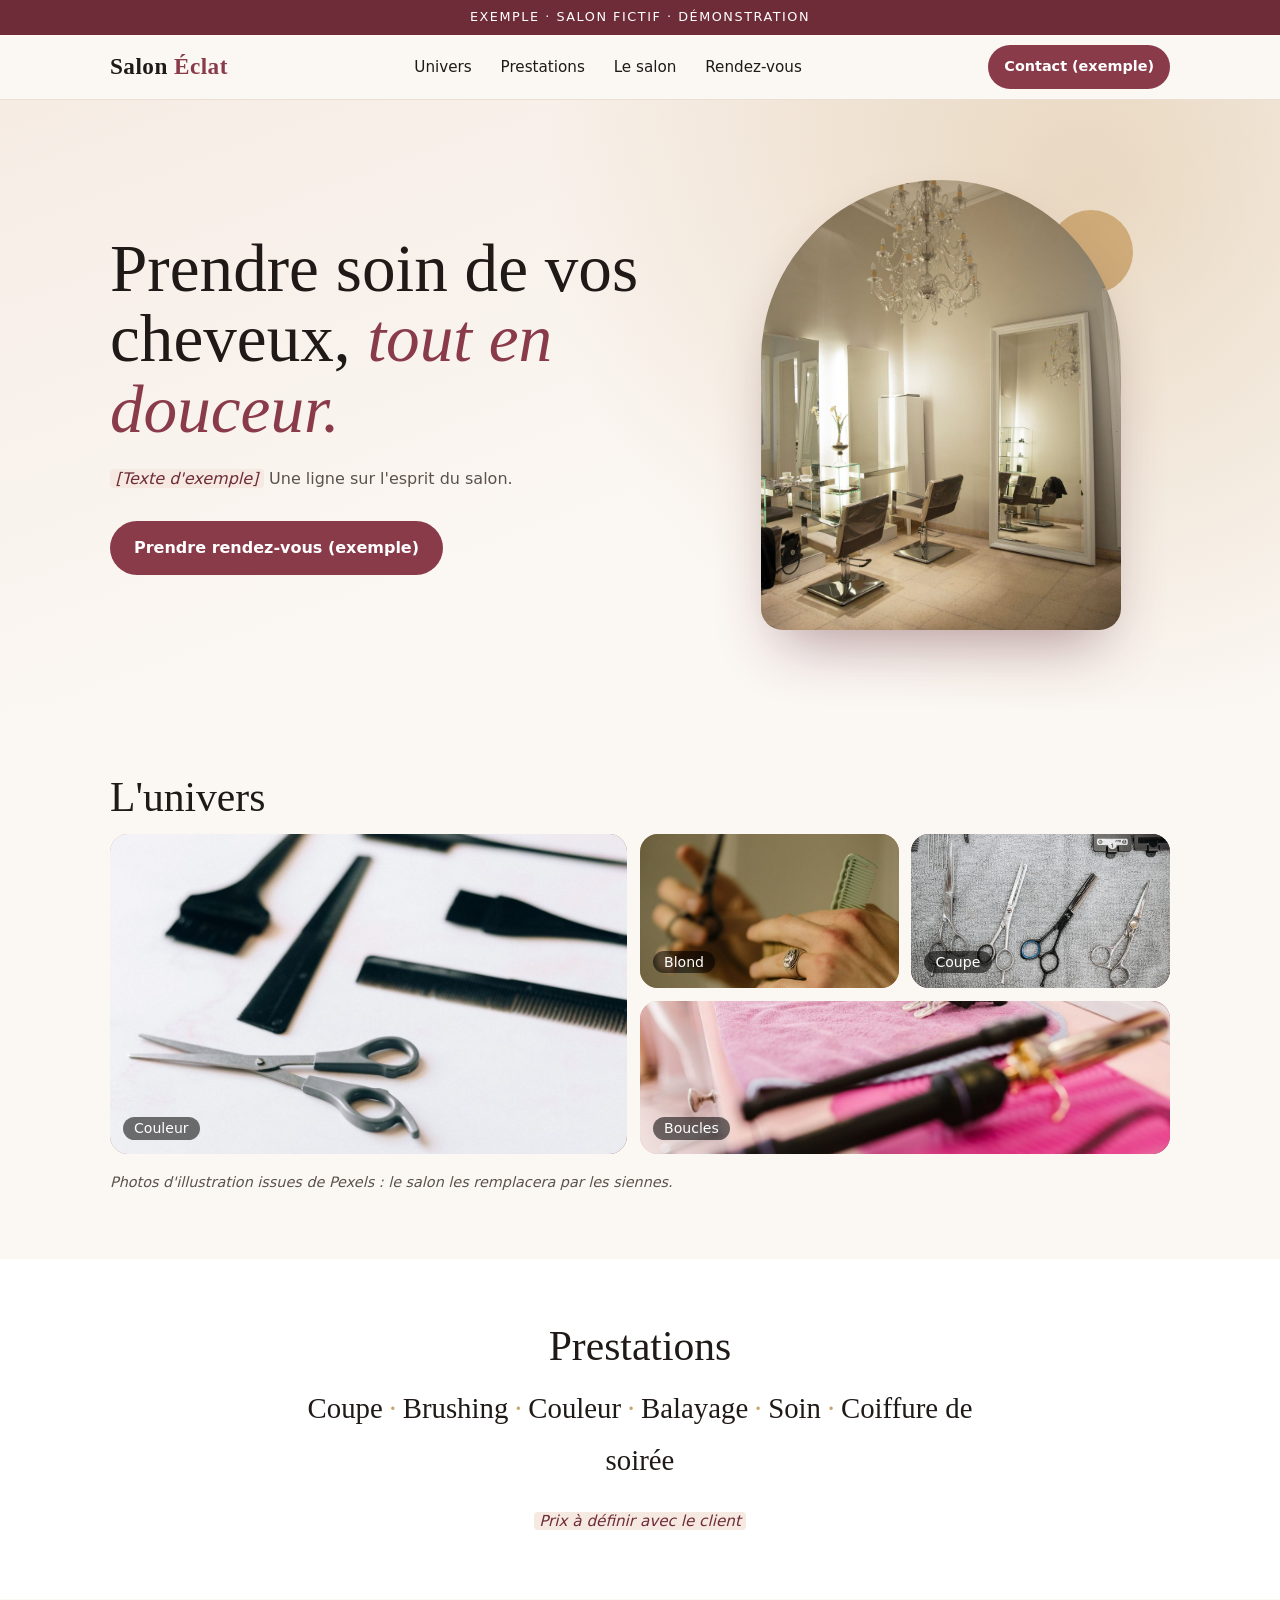
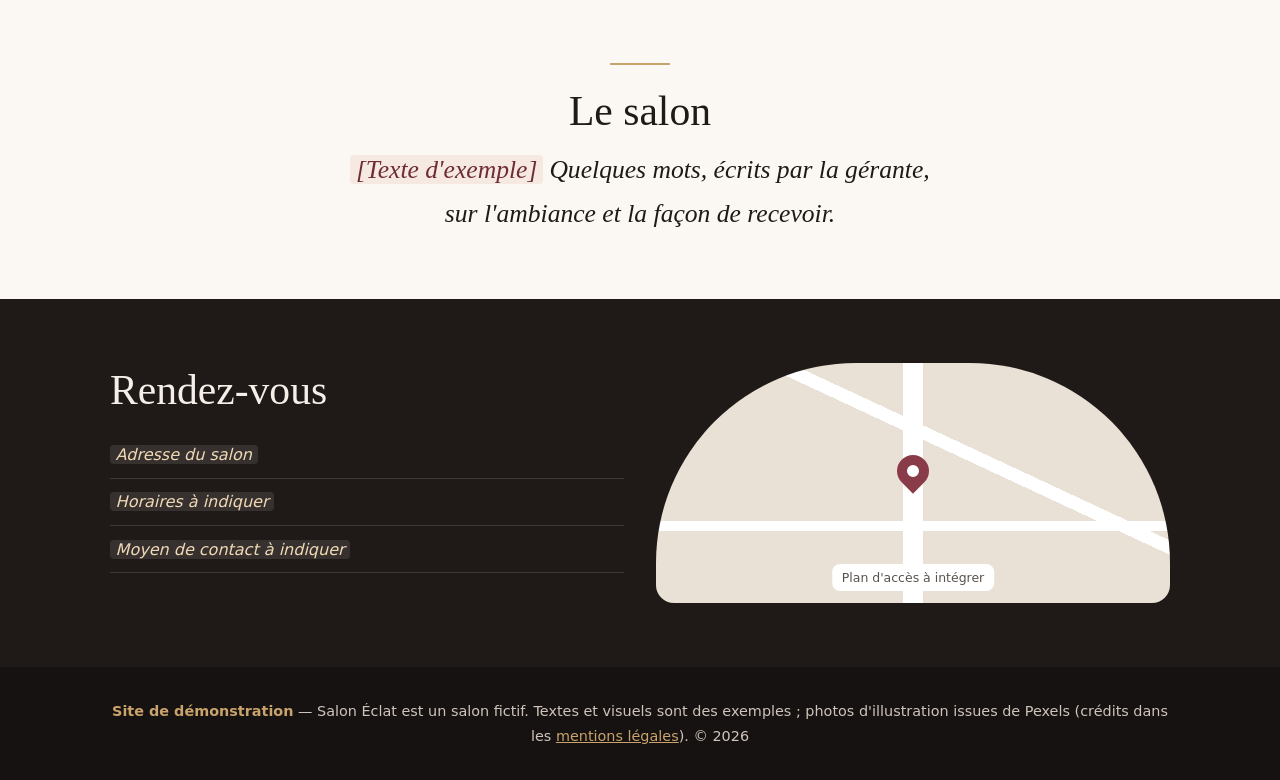
<file: demo-coiffeur.html>
<!DOCTYPE html>
<html lang="fr">
<head>
<meta charset="utf-8">
<meta name="viewport" content="width=device-width, initial-scale=1">
<title>Salon Éclat — maquette de démonstration (salon fictif)</title>
<meta name="description" content="Maquette de démonstration d'un site de salon de coiffure. Salon Éclat est un salon fictif : textes et coordonnées sont des exemples.">
<meta name="robots" content="noindex">
<style>
:root{
  --ink:#1f1a17; --muted:#5b524c; --bg:#fbf7f3; --card:#ffffff;
  --accent:#8a3b4a; --accent-dark:#6e2c39; --gold:#c9a36b; --line:#eadfd5;
  --max:1100px;
  --font: system-ui,-apple-system,"Segoe UI",Roboto,"Helvetica Neue",Arial,sans-serif;
  --serif: "Iowan Old Style","Palatino Linotype",Palatino,Georgia,serif;
}
*{box-sizing:border-box;margin:0;padding:0}
html{scroll-behavior:smooth}
body{font-family:var(--font);color:var(--ink);background:var(--bg);line-height:1.7;font-size:1rem}
a{color:var(--accent)}
.container{width:100%;max-width:var(--max);margin:0 auto;padding:0 1.25rem}
.skip{position:absolute;left:-999px}.skip:focus{left:1rem;top:1rem;background:#fff;padding:.5rem 1rem;z-index:99}
:focus-visible{outline:3px solid var(--gold);outline-offset:3px}
.ph{font-style:italic;color:var(--accent-dark);background:#f6e9e2;border-radius:4px;padding:0 .35rem}

/* Étiquette démo */
.ribbon{background:var(--accent-dark);color:#fff;text-align:center;font-size:.8rem;letter-spacing:.12em;text-transform:uppercase;padding:.4rem 1rem}

header.top{position:sticky;top:0;z-index:10;background:rgba(251,247,243,.94);backdrop-filter:blur(8px);border-bottom:1px solid var(--line)}
.nav{display:flex;align-items:center;justify-content:space-between;height:64px;gap:1rem}
.logo{font-family:var(--serif);font-size:1.45rem;font-weight:700;text-decoration:none;color:var(--ink);letter-spacing:.02em;white-space:nowrap}
.logo span{color:var(--accent)}
.nav ul{display:none;list-style:none;gap:1.8rem}
.nav ul a{text-decoration:none;color:var(--ink);font-size:.95rem}
.nav ul a:hover{color:var(--accent)}
.btn{display:inline-flex;align-items:center;justify-content:center;padding:.85rem 1.5rem;border-radius:999px;font-weight:600;text-decoration:none;font-size:1rem;min-height:48px;white-space:nowrap}
.btn-primary{background:var(--accent);color:#fff}
.btn-primary:hover{background:var(--accent-dark)}
.btn-sm{padding:.5rem 1rem;min-height:44px;font-size:.9rem}

/* Hero : grand visuel, très peu de texte */
.hero{padding:3.5rem 0 4rem;background:radial-gradient(circle at 85% 15%,rgba(201,163,107,.35),transparent 45%),linear-gradient(160deg,#f6ece4,#fbf7f3 60%)}
.hero-grid{display:grid;gap:2.5rem;align-items:center}
.hero h1{font-family:var(--serif);font-weight:400;font-size:clamp(2.3rem,8vw,4.2rem);line-height:1.05;margin-bottom:1.2rem}
.hero h1 em{color:var(--accent)}
.hero p{color:var(--muted);margin-bottom:1.8rem;max-width:26rem}
.arch{position:relative;aspect-ratio:4/5;max-width:360px;width:100%;justify-self:center}
.arch .shape{position:absolute;inset:0;border-radius:200px 200px 24px 24px;background:linear-gradient(180deg,#d9b48a 0%,#a8576a 60%,#5f2632 100%);box-shadow:0 30px 60px -20px rgba(95,38,50,.45)}
.arch img.shape{display:block;width:100%;height:100%;object-fit:cover}
.arch .circle{position:absolute;right:-12px;top:30px;width:84px;height:84px;border-radius:50%;background:var(--gold);opacity:.85}

section{padding:4rem 0}
h2{font-family:var(--serif);font-weight:400;font-size:clamp(1.8rem,5vw,2.6rem);line-height:1.15;margin-bottom:.8rem}

/* Univers : mosaïque asymétrique */
.mosaic{display:grid;grid-template-columns:1fr 1fr;gap:.8rem}
.tile{border-radius:18px;min-height:150px;position:relative;display:flex;align-items:flex-end;padding:.8rem;color:#fff;font-size:.88rem}
.tile{overflow:hidden;margin:0}
.tile img{position:absolute;inset:0;width:100%;height:100%;object-fit:cover}
.tile figcaption{position:relative;z-index:1}
.tile span{background:rgba(0,0,0,.55);padding:.2rem .7rem;border-radius:999px}
.tile.big{grid-column:span 2;min-height:240px;background:linear-gradient(135deg,#d9a7a0,#8a3b4a)}
.t2{background:radial-gradient(circle at 30% 30%,#f3d7a6,#b07a3e 70%)}
.t3{background:linear-gradient(200deg,#3b2a2f,#8a5a68)}
.t4{grid-column:span 2;background:conic-gradient(from 200deg,#c9a36b,#e8cfc0,#8a3b4a,#c9a36b)}
.caption{margin-top:1rem;color:var(--muted);font-size:.9rem;font-style:italic}

/* Prestations : un seul paragraphe de mots, centré */
#prestations{background:var(--card);text-align:center}
.words{font-family:var(--serif);font-size:clamp(1.25rem,4vw,1.8rem);line-height:1.8;max-width:44rem;margin:0 auto}
.words i{color:var(--gold);font-style:normal;padding:0 .4rem}
.soft{color:var(--muted);margin-top:1.4rem;font-size:.95rem}

/* Le salon : une citation-exemple */
.quote{max-width:40rem;margin:0 auto;text-align:center}
.quote p{font-family:var(--serif);font-size:clamp(1.2rem,3.6vw,1.6rem);font-style:italic;color:var(--ink)}
.quote::before{content:"";display:block;width:60px;height:2px;background:var(--gold);margin:0 auto 1.4rem}

/* Rendez-vous : bloc sombre + plan */
#contact{background:var(--ink);color:#f6efe9}
#contact .ph{background:rgba(255,255,255,.1);color:#f1d9b5}
.rdv{display:grid;gap:2rem;align-items:center}
.rdv ul{list-style:none;margin:1rem 0 1.6rem}
.rdv li{padding:.6rem 0;border-bottom:1px solid rgba(255,255,255,.14)}
.map{border-radius:200px 200px 18px 18px;min-height:240px;position:relative;overflow:hidden;
  background:linear-gradient(90deg,transparent 48%,#fff 48% 52%,transparent 52%),linear-gradient(0deg,transparent 30%,#fff 30% 34%,transparent 34%),linear-gradient(25deg,transparent 60%,#fff 60% 63%,transparent 63%),#e9e1d6}
.map .pin{position:absolute;left:50%;top:45%;width:32px;height:32px;background:var(--accent);border-radius:50% 50% 50% 0;transform:translate(-50%,-50%) rotate(-45deg)}
.map .pin::after{content:"";position:absolute;inset:10px;background:#fff;border-radius:50%}
.map small{position:absolute;bottom:12px;left:50%;transform:translateX(-50%);background:#fff;color:var(--muted);padding:.2rem .6rem;border-radius:8px;font-size:.78rem;white-space:nowrap}

footer{background:#161211;color:#cfc4bb;padding:2rem 0 5.5rem;font-size:.9rem;text-align:center}
footer strong{color:var(--gold)}

.sticky-cta{position:fixed;left:0;right:0;bottom:0;padding:.7rem 1rem calc(.7rem + env(safe-area-inset-bottom));background:rgba(255,255,255,.96);border-top:1px solid var(--line);z-index:20}
.sticky-cta .btn{width:100%}

@media (min-width:720px){
  .mosaic{grid-template-columns:2fr 1fr 1fr}
  .tile.big{grid-column:auto;grid-row:span 2;min-height:320px}
  .t4{grid-column:span 2}
  .rdv{grid-template-columns:1fr 1fr}
}
@media (min-width:960px){
  .nav ul{display:flex}
  .hero{padding:5rem 0}
  .hero-grid{grid-template-columns:1.1fr .9fr}
  .sticky-cta{display:none}
  footer{padding-bottom:2rem}
}
@media (max-width:419px){header.top .btn-sm{display:none}.arch .circle{right:4px}}
.words{overflow-wrap:anywhere}
@media (prefers-reduced-motion:reduce){*{transition:none!important;scroll-behavior:auto!important}}
</style>
</head>
<body>
<a class="skip" href="#main">Aller au contenu</a>

<div class="ribbon" role="note">Exemple · salon fictif · démonstration</div>

<header class="top">
  <div class="container nav">
    <a class="logo" href="#main">Salon <span>Éclat</span></a>
    <nav aria-label="Navigation principale">
      <ul>
        <li><a href="#univers">Univers</a></li>
        <li><a href="#prestations">Prestations</a></li>
        <li><a href="#salon">Le salon</a></li>
        <li><a href="#contact">Rendez-vous</a></li>
      </ul>
    </nav>
    <a class="btn btn-primary btn-sm" href="#contact">Contact (exemple)</a>
  </div>
</header>

<main id="main">
  <section class="hero" aria-labelledby="hero-title">
    <div class="container hero-grid">
      <div>
        <h1 id="hero-title">Prendre soin de vos cheveux, <em>tout en douceur.</em></h1>
        <p><span class="ph">[Texte d'exemple]</span> Une ligne sur l'esprit du salon.</p>
        <a class="btn btn-primary" href="#contact">Prendre rendez-vous (exemple)</a>
      </div>
      <div class="arch">
        <div class="circle" aria-hidden="true"></div>
        <img class="shape" src="assets/photos/coiffure-salon.jpg" width="960" height="1200" loading="lazy" decoding="async" alt="Salon de coiffure lumineux et vide : fauteuils, grands miroirs et lustre en cristal">
      </div>
    </div>
  </section>

  <section id="univers" aria-labelledby="univers-title">
    <div class="container">
      <h2 id="univers-title">L'univers</h2>
      <div class="mosaic">
        <figure class="tile big"><img src="assets/photos/coiffure-pinceaux-couleur.jpg" width="1200" height="900" loading="lazy" decoding="async" alt="Pinceaux de coloration, peignes et ciseaux noirs posés sur un fond blanc"><figcaption><span>Couleur</span></figcaption></figure>
        <figure class="tile t2"><img src="assets/photos/coiffure-cheveux-blonds.jpg" width="800" height="800" loading="lazy" decoding="async" alt="Mains tenant un peigne et des ciseaux au-dessus d'une mèche de cheveux blonds"><figcaption><span>Blond</span></figcaption></figure>
        <figure class="tile t3"><img src="assets/photos/coiffure-ciseaux.jpg" width="900" height="600" loading="lazy" decoding="async" alt="Plusieurs paires de ciseaux de coiffure alignées sur une serviette grise"><figcaption><span>Coupe</span></figcaption></figure>
        <figure class="tile t4"><img src="assets/photos/coiffure-fer-a-boucler.jpg" width="1200" height="600" loading="lazy" decoding="async" alt="Fer à boucler et brosse ronde posés sur une serviette rose"><figcaption><span>Boucles</span></figcaption></figure>
      </div>
      <p class="caption">Photos d'illustration issues de Pexels : le salon les remplacera par les siennes.</p>
    </div>
  </section>

  <section id="prestations" aria-labelledby="presta-title">
    <div class="container">
      <h2 id="presta-title">Prestations</h2>
      <p class="words">Coupe<i aria-hidden="true">·</i>Brushing<i aria-hidden="true">·</i>Couleur<i aria-hidden="true">·</i>Balayage<i aria-hidden="true">·</i>Soin<i aria-hidden="true">·</i>Coiffure de soirée</p>
      <p class="soft"><span class="ph">Prix à définir avec le client</span></p>
    </div>
  </section>

  <section id="salon" aria-labelledby="salon-title">
    <div class="container quote">
      <h2 id="salon-title">Le salon</h2>
      <p><span class="ph">[Texte d'exemple]</span> Quelques mots, écrits par la gérante, sur l'ambiance et la façon de recevoir.</p>
    </div>
  </section>

  <section id="contact" aria-labelledby="contact-title">
    <div class="container rdv">
      <div>
        <h2 id="contact-title">Rendez-vous</h2>
        <ul>
          <li><span class="ph">Adresse du salon</span></li>
          <li><span class="ph">Horaires à indiquer</span></li>
          <li><span class="ph">Moyen de contact à indiquer</span></li>
        </ul>
      </div>
      <div class="map" role="img" aria-label="Plan d'accès illustratif"><div class="pin"></div><small>Plan d'accès à intégrer</small></div>
    </div>
  </section>
</main>

<footer>
  <div class="container">
    <p><strong>Site de démonstration</strong> — Salon Éclat est un salon fictif. Textes et visuels sont des exemples ; photos d'illustration issues de Pexels (crédits dans les <a href="mentions-legales.html#credits-photos" style="color:var(--gold)">mentions légales</a>). © <span id="y">2026</span></p>
  </div>
</footer>

<div class="sticky-cta">
  <a class="btn btn-primary" href="#contact">Rendez-vous (exemple)</a>
</div>

<script>
(function(){
  var y=document.getElementById('y');
  if(y){y.textContent=new Date().getFullYear();}
})();
</script>
</body>
</html>
</file>
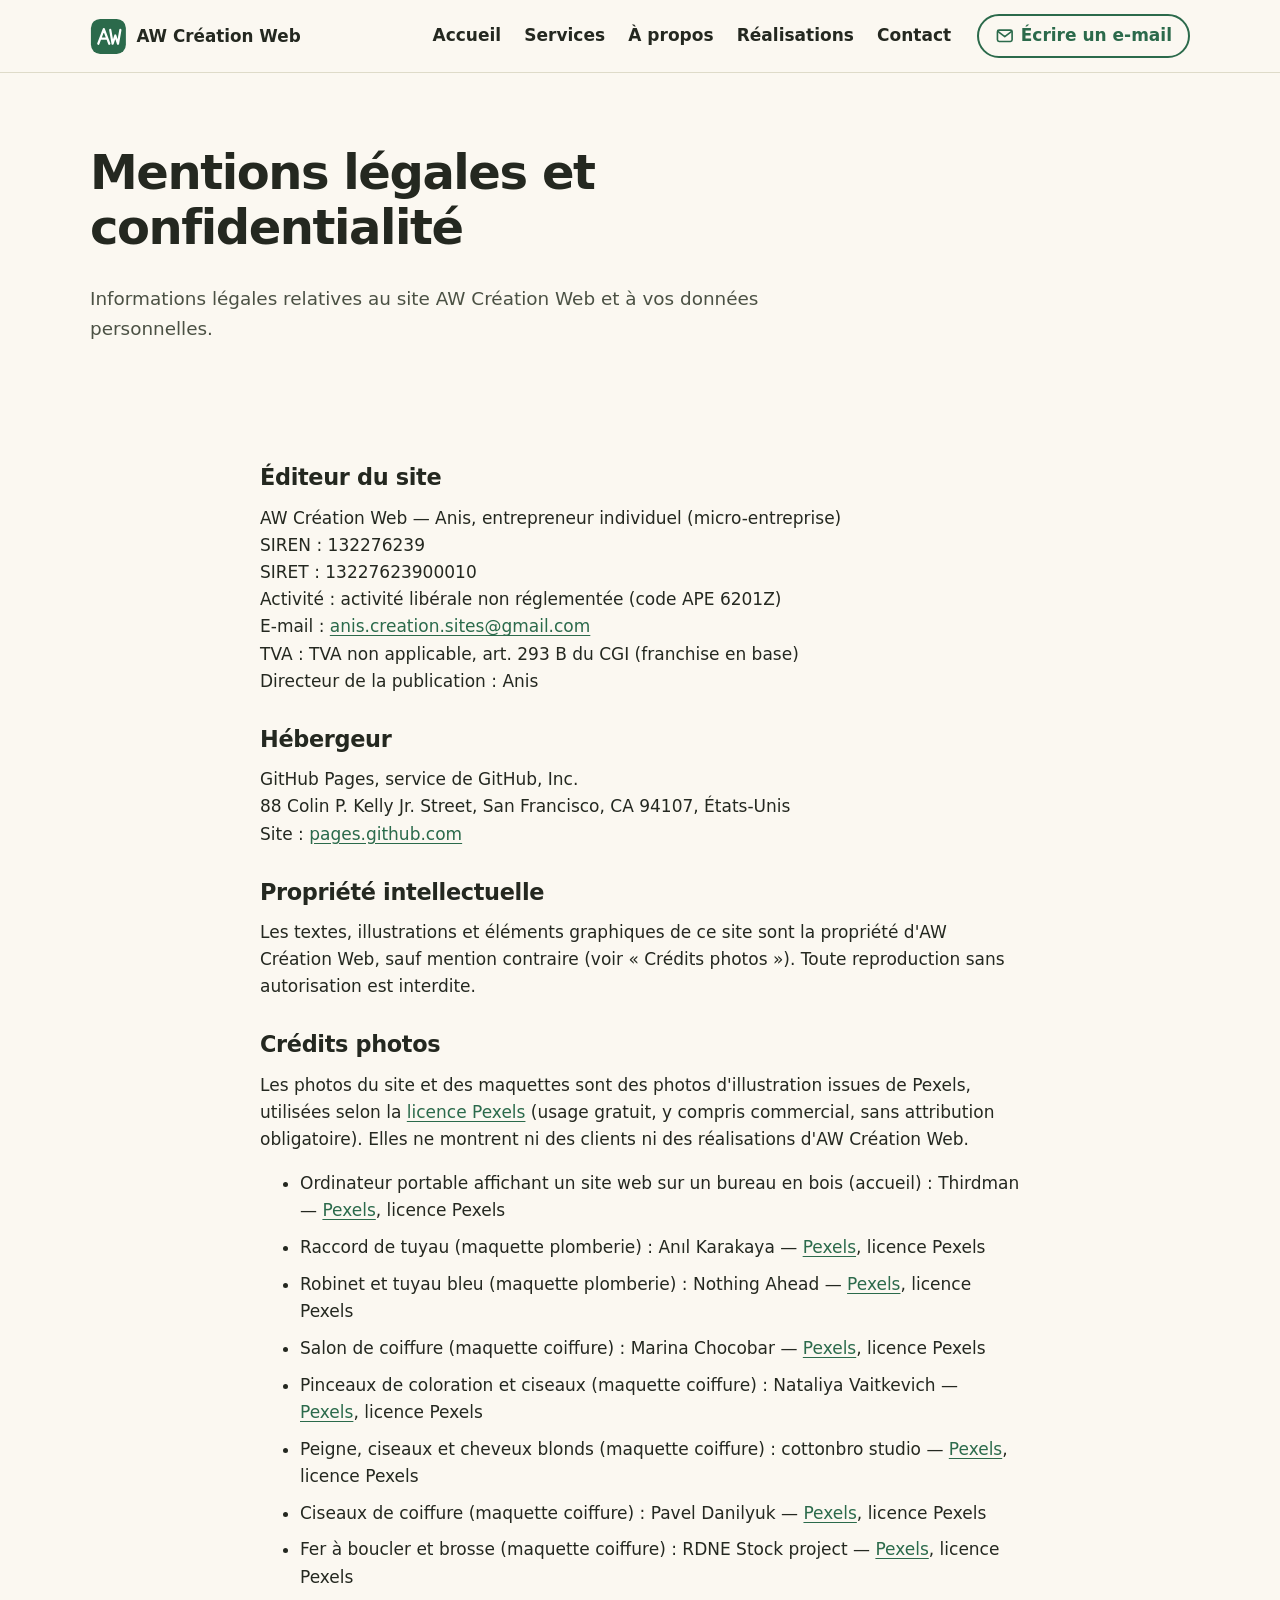
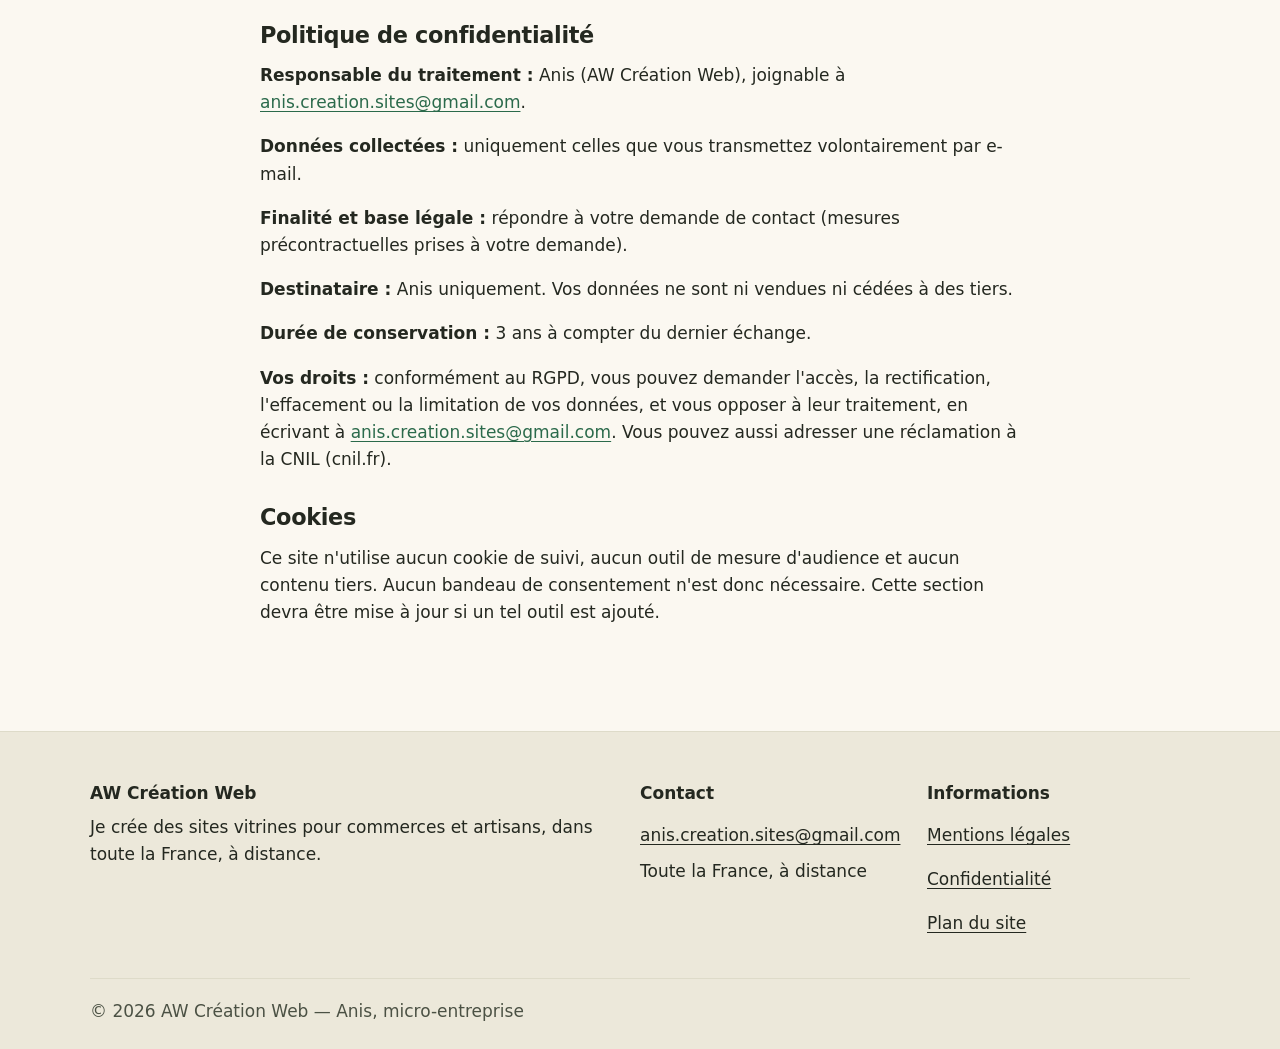
<file: mentions-legales.html>
<!doctype html>
<html lang="fr">
<head>
<meta charset="utf-8">
<meta name="viewport" content="width=device-width, initial-scale=1">
<title>Mentions légales et confidentialité | AW Création Web</title>
<meta name="description" content="Mentions légales du site AW Création Web : éditeur, hébergeur, propriété intellectuelle, politique de confidentialité et cookies.">
<link rel="canonical" href="https://awcreationweb.fr/mentions-legales.html">
<meta name="theme-color" content="#fbf8f1">
<meta property="og:type" content="website">
<meta property="og:locale" content="fr_FR">
<meta property="og:site_name" content="AW Création Web">
<meta property="og:title" content="Mentions légales et confidentialité | AW Création Web">
<meta property="og:description" content="Mentions légales du site AW Création Web : éditeur, hébergeur, propriété intellectuelle, politique de confidentialité et cookies.">
<meta property="og:url" content="https://awcreationweb.fr/mentions-legales.html">
<meta property="og:image" content="https://awcreationweb.fr/assets/og-image.png">
<meta property="og:image:type" content="image/png">
<meta property="og:image:width" content="1200">
<meta property="og:image:height" content="630">
<meta property="og:image:alt" content="AW Création Web — Le site de votre commerce, prêt en 1 semaine">
<meta name="twitter:card" content="summary_large_image">
<link rel="icon" href="assets/favicon.svg" type="image/svg+xml">
<link rel="stylesheet" href="assets/style.css">
<script type="application/ld+json">
{
 "@context": "https://schema.org",
 "@type": "WebPage",
 "name": "Mentions légales et confidentialité",
 "url": "https://awcreationweb.fr/mentions-legales.html",
 "publisher": {
  "@id": "https://awcreationweb.fr/#entreprise",
  "@type": "ProfessionalService",
  "name": "AW Création Web"
 }
}
</script>
</head>
<body>
<a class="skip" href="#contenu">Aller au contenu</a>
<header class="site-header">
 <div class="wrap head">
  <a class="logo" href="index.html"><svg viewBox="0 0 40 40" aria-hidden="true" class="logo-mark"><rect x="1" y="1" width="38" height="38" rx="10" style="fill:var(--accent)"/><path d="M9 28 15 12l6 16M11.3 22.5h7.4M22 13l2.6 15 2.9-9 2.9 9L33 13" style="stroke:var(--accent-fg)" stroke-width="2.4" fill="none" stroke-linecap="round" stroke-linejoin="round"/></svg><span>AW Création Web</span></a>
  <a class="btn btn-outline btn-mail-top" href="mailto:anis.creation.sites@gmail.com"><svg class="i" viewBox="0 0 24 24" aria-hidden="true" style="fill:none;stroke:currentColor;stroke-width:2;stroke-linejoin:round;stroke-linecap:round"><rect x="3" y="5" width="18" height="14" rx="2"/><path d="m3.5 6.5 8.5 6.5 8.5-6.5"/></svg><span>Écrire un e-mail</span></a>
  <nav class="nav" aria-label="Navigation principale"><ul><li><a href="index.html">Accueil</a></li><li><a href="services.html">Services</a></li><li><a href="a-propos.html">À propos</a></li><li><a href="realisations.html">Réalisations</a></li><li><a href="contact.html">Contact</a></li></ul></nav>
 </div>
</header>
<main id="contenu">
<section class="page-hero"><div class="wrap">
<h1>Mentions légales et confidentialité</h1><p>Informations légales relatives au site AW Création Web et à vos données personnelles.</p></div></section>
<section class="tight legal"><div class="wrap prose">
<h2>Éditeur du site</h2>
<p>AW Création Web — Anis, entrepreneur individuel (micro-entreprise)<br>
      SIREN : 132276239<br>
      SIRET : 13227623900010<br>
      Activité : activité libérale non réglementée (code APE 6201Z)<br>
      E-mail : <a href="mailto:anis.creation.sites@gmail.com">anis.creation.sites@gmail.com</a><br>
      TVA : TVA non applicable, art. 293 B du CGI (franchise en base)<br>
      Directeur de la publication : Anis</p>
<h2>Hébergeur</h2>
<p>GitHub Pages, service de GitHub, Inc.<br>88 Colin P. Kelly Jr. Street, San Francisco, CA 94107, États-Unis<br>Site : <a href="https://pages.github.com/">pages.github.com</a></p>
<h2>Propriété intellectuelle</h2>
<p>Les textes, illustrations et éléments graphiques de ce site sont la propriété d'AW Création Web, sauf mention contraire (voir « Crédits photos »). Toute reproduction sans autorisation est interdite.</p>
<h2 id="credits-photos">Crédits photos</h2>
<p>Les photos du site et des maquettes sont des photos d'illustration issues de Pexels, utilisées selon la <a href="https://www.pexels.com/fr-fr/license/">licence Pexels</a> (usage gratuit, y compris commercial, sans attribution obligatoire). Elles ne montrent ni des clients ni des réalisations d'AW Création Web.</p>
<ul class="credits">
<li>Ordinateur portable affichant un site web sur un bureau en bois (accueil) : Thirdman — <a href="https://www.pexels.com/photo/laptop-on-a-wooden-table-with-the-design-business-website-on-the-screen-7181184/">Pexels</a>, licence Pexels</li>
<li>Raccord de tuyau (maquette plomberie) : Anıl Karakaya — <a href="https://www.pexels.com/photo/plumber-installs-pipe-fittings-6419128/">Pexels</a>, licence Pexels</li>
<li>Robinet et tuyau bleu (maquette plomberie) : Nothing Ahead — <a href="https://www.pexels.com/photo/faucet-connected-with-blue-pipe-4494662/">Pexels</a>, licence Pexels</li>
<li>Salon de coiffure (maquette coiffure) : Marina Chocobar — <a href="https://www.pexels.com/photo/empty-armchairs-in-the-room-7823407/">Pexels</a>, licence Pexels</li>
<li>Pinceaux de coloration et ciseaux (maquette coiffure) : Nataliya Vaitkevich — <a href="https://www.pexels.com/photo/black-handled-scissors-beside-stainless-steel-scissors-8468129/">Pexels</a>, licence Pexels</li>
<li>Peigne, ciseaux et cheveux blonds (maquette coiffure) : cottonbro studio — <a href="https://www.pexels.com/photo/a-person-holding-scissors-and-green-comb-7253877/">Pexels</a>, licence Pexels</li>
<li>Ciseaux de coiffure (maquette coiffure) : Pavel Danilyuk — <a href="https://www.pexels.com/photo/close-up-hair-cutting-tools-7518712/">Pexels</a>, licence Pexels</li>
<li>Fer à boucler et brosse (maquette coiffure) : RDNE Stock project — <a href="https://www.pexels.com/photo/hairdresser-tools-on-the-table-7755512/">Pexels</a>, licence Pexels</li>
</ul>
<h2 id="confidentialite">Politique de confidentialité</h2>
<p><strong>Responsable du traitement :</strong> Anis (AW Création Web), joignable à <a href="mailto:anis.creation.sites@gmail.com">anis.creation.sites@gmail.com</a>.</p>
<p><strong>Données collectées :</strong> uniquement celles que vous transmettez volontairement par e-mail.</p>
<p><strong>Finalité et base légale :</strong> répondre à votre demande de contact (mesures précontractuelles prises à votre demande).</p>
<p><strong>Destinataire :</strong> Anis uniquement. Vos données ne sont ni vendues ni cédées à des tiers.</p>
<p><strong>Durée de conservation :</strong> 3 ans à compter du dernier échange.</p>
<p><strong>Vos droits :</strong> conformément au RGPD, vous pouvez demander l'accès, la rectification, l'effacement ou la limitation de vos données, et vous opposer à leur traitement, en écrivant à <a href="mailto:anis.creation.sites@gmail.com">anis.creation.sites@gmail.com</a>. Vous pouvez aussi adresser une réclamation à la CNIL (cnil.fr).</p>
<h2>Cookies</h2>
<p>Ce site n'utilise aucun cookie de suivi, aucun outil de mesure d'audience et aucun contenu tiers. Aucun bandeau de consentement n'est donc nécessaire. Cette section devra être mise à jour si un tel outil est ajouté.</p>
</div></section>
</main>
<footer class="site-footer">
 <div class="wrap foot-grid">
  <div><p class="foot-title">AW Création Web</p><p>Je crée des sites vitrines pour commerces et artisans, dans toute la France, à distance.</p></div>
  <div><p class="foot-title">Contact</p><ul><li><a href="mailto:anis.creation.sites@gmail.com">anis.creation.sites@gmail.com</a></li><li>Toute la France, à distance</li></ul></div>
  <div><p class="foot-title">Informations</p><ul><li><a href="mentions-legales.html">Mentions légales</a></li><li><a href="mentions-legales.html#confidentialite">Confidentialité</a></li><li><a href="sitemap.xml">Plan du site</a></li></ul></div>
 </div>
 <div class="wrap copy">© 2026 AW Création Web — Anis, micro-entreprise</div>
</footer>
<div class="mailbar"><a href="mailto:anis.creation.sites@gmail.com"><svg class="i" viewBox="0 0 24 24" aria-hidden="true" style="fill:none;stroke:currentColor;stroke-width:2;stroke-linejoin:round;stroke-linecap:round"><rect x="3" y="5" width="18" height="14" rx="2"/><path d="m3.5 6.5 8.5 6.5 8.5-6.5"/></svg><span>Écrire un e-mail</span></a></div>

</body>
</html>
</file>
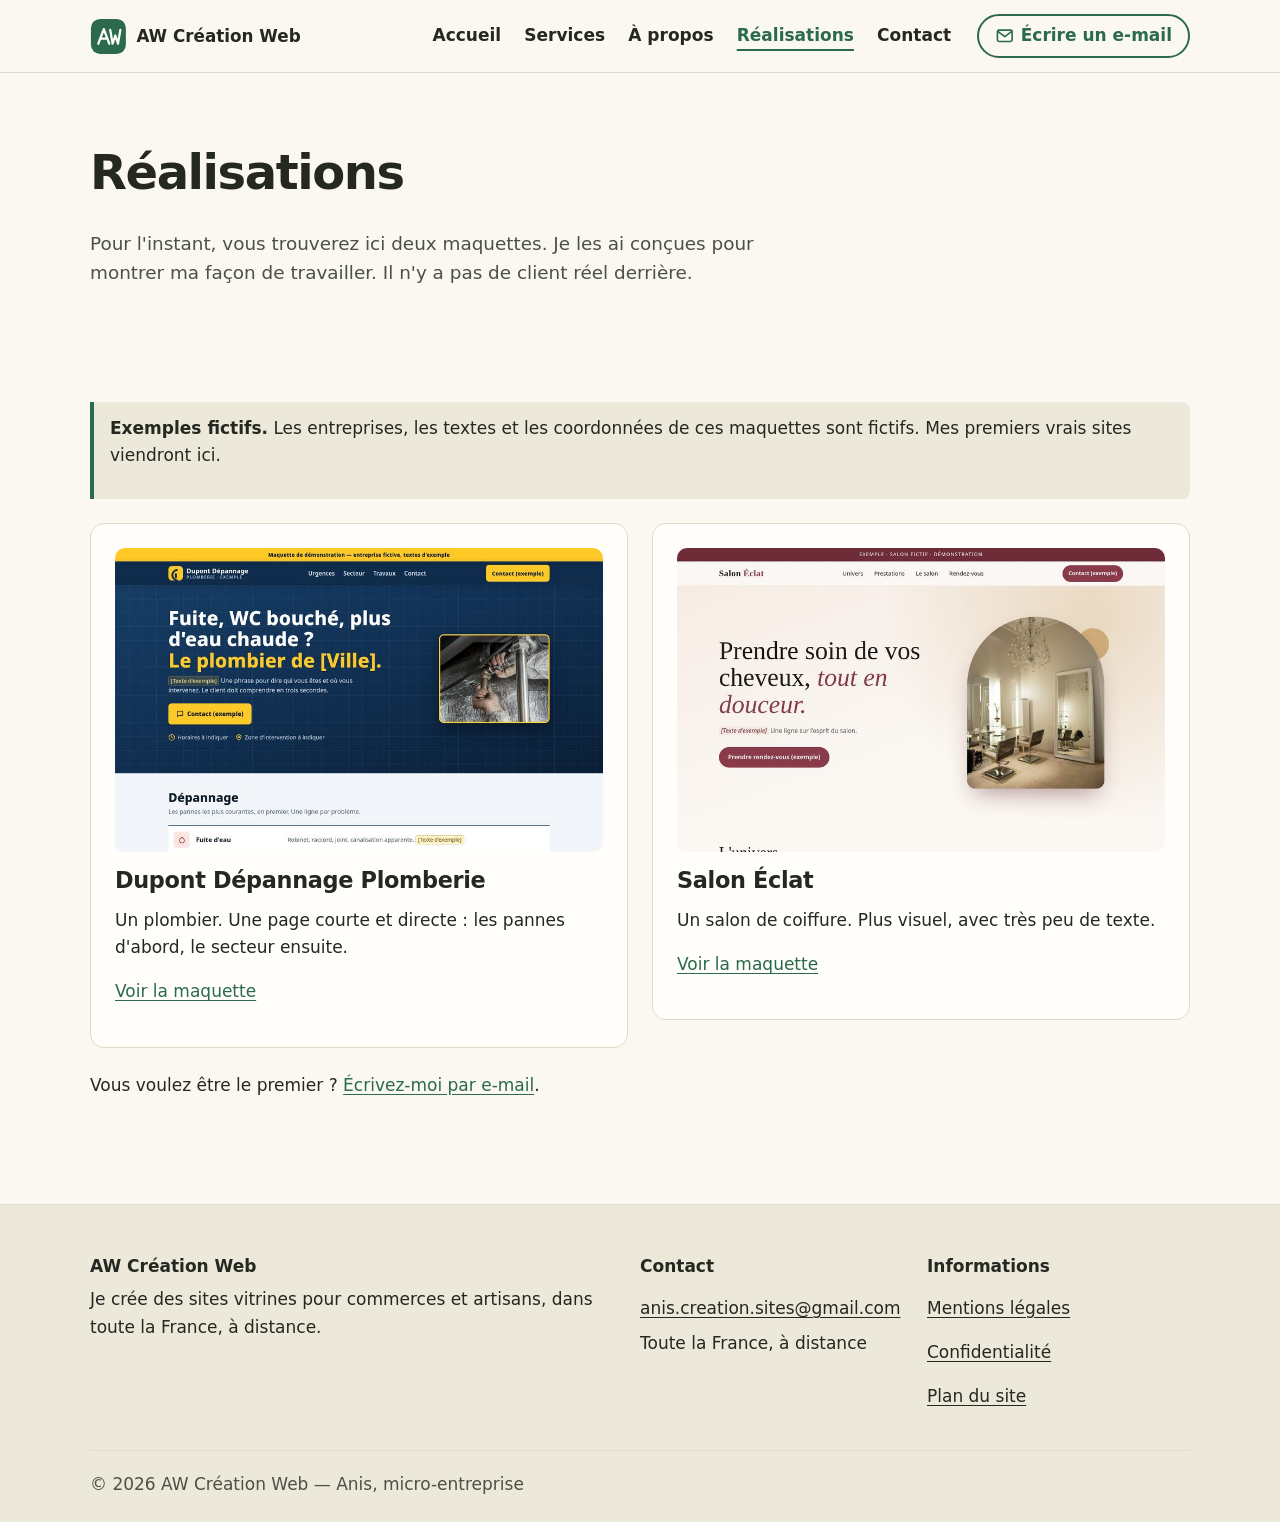
<file: realisations.html>
<!doctype html>
<html lang="fr">
<head>
<meta charset="utf-8">
<meta name="viewport" content="width=device-width, initial-scale=1">
<title>Réalisations — deux maquettes d'exemple | AW Création Web</title>
<meta name="description" content="Deux maquettes fictives que j'ai conçues pour montrer ma façon de travailler. Mes premiers sites clients viendront ici.">
<link rel="canonical" href="https://awcreationweb.fr/realisations.html">
<meta name="theme-color" content="#fbf8f1">
<meta property="og:type" content="website">
<meta property="og:locale" content="fr_FR">
<meta property="og:site_name" content="AW Création Web">
<meta property="og:title" content="Réalisations — deux maquettes d'exemple | AW Création Web">
<meta property="og:description" content="Deux maquettes fictives que j'ai conçues pour montrer ma façon de travailler. Mes premiers sites clients viendront ici.">
<meta property="og:url" content="https://awcreationweb.fr/realisations.html">
<meta property="og:image" content="https://awcreationweb.fr/assets/og-image.png">
<meta property="og:image:type" content="image/png">
<meta property="og:image:width" content="1200">
<meta property="og:image:height" content="630">
<meta property="og:image:alt" content="AW Création Web — Le site de votre commerce, prêt en 1 semaine">
<meta name="twitter:card" content="summary_large_image">
<link rel="icon" href="assets/favicon.svg" type="image/svg+xml">
<link rel="stylesheet" href="assets/style.css">
<script type="application/ld+json">
{
 "@context": "https://schema.org",
 "@type": "CollectionPage",
 "name": "Réalisations AW Création Web",
 "description": "Deux maquettes fictives conçues par Anis pour montrer sa façon de travailler, sans client réel.",
 "url": "https://awcreationweb.fr/realisations.html"
}
</script>
</head>
<body>
<a class="skip" href="#contenu">Aller au contenu</a>
<header class="site-header">
 <div class="wrap head">
  <a class="logo" href="index.html"><svg viewBox="0 0 40 40" aria-hidden="true" class="logo-mark"><rect x="1" y="1" width="38" height="38" rx="10" style="fill:var(--accent)"/><path d="M9 28 15 12l6 16M11.3 22.5h7.4M22 13l2.6 15 2.9-9 2.9 9L33 13" style="stroke:var(--accent-fg)" stroke-width="2.4" fill="none" stroke-linecap="round" stroke-linejoin="round"/></svg><span>AW Création Web</span></a>
  <a class="btn btn-outline btn-mail-top" href="mailto:anis.creation.sites@gmail.com"><svg class="i" viewBox="0 0 24 24" aria-hidden="true" style="fill:none;stroke:currentColor;stroke-width:2;stroke-linejoin:round;stroke-linecap:round"><rect x="3" y="5" width="18" height="14" rx="2"/><path d="m3.5 6.5 8.5 6.5 8.5-6.5"/></svg><span>Écrire un e-mail</span></a>
  <nav class="nav" aria-label="Navigation principale"><ul><li><a href="index.html">Accueil</a></li><li><a href="services.html">Services</a></li><li><a href="a-propos.html">À propos</a></li><li><a href="realisations.html" aria-current="page">Réalisations</a></li><li><a href="contact.html">Contact</a></li></ul></nav>
 </div>
</header>
<main id="contenu">
<section class="page-hero"><div class="wrap">
<h1>Réalisations</h1><p>Pour l'instant, vous trouverez ici deux maquettes. Je les ai conçues pour montrer ma façon de travailler. Il n'y a pas de client réel derrière.</p></div></section>
<section class="tight"><div class="wrap">
<div class="notice"><p><strong>Exemples fictifs.</strong> Les entreprises, les textes et les coordonnées de ces maquettes sont fictifs. Mes premiers vrais sites viendront ici.</p></div>
<div style="display:grid;gap:1.5rem;grid-template-columns:repeat(auto-fit,minmax(280px,1fr));margin-top:1.5rem">
<article class="panel"><a href="demo-artisan.html"><img src="demo-artisan.jpg?v=2" alt="Aperçu de la maquette fictive Dupont Dépannage Plomberie" loading="lazy" width="900" height="560" style="width:100%;height:auto;border-radius:10px;display:block"></a>
<h2 style="margin-top:1rem">Dupont Dépannage Plomberie</h2><p>Un plombier. Une page courte et directe : les pannes d'abord, le secteur ensuite.</p><p><a href="demo-artisan.html">Voir la maquette</a></p></article>
<article class="panel"><a href="demo-coiffeur.html"><img src="demo-coiffeur.jpg?v=2" alt="Aperçu de la maquette fictive Salon Éclat" loading="lazy" width="900" height="560" style="width:100%;height:auto;border-radius:10px;display:block"></a>
<h2 style="margin-top:1rem">Salon Éclat</h2><p>Un salon de coiffure. Plus visuel, avec très peu de texte.</p><p><a href="demo-coiffeur.html">Voir la maquette</a></p></article>
</div>
<p style="margin-top:1.5rem">Vous voulez être le premier ? <a href="contact.html">Écrivez-moi par e-mail</a>.</p>
</div></section>
</main>
<footer class="site-footer">
 <div class="wrap foot-grid">
  <div><p class="foot-title">AW Création Web</p><p>Je crée des sites vitrines pour commerces et artisans, dans toute la France, à distance.</p></div>
  <div><p class="foot-title">Contact</p><ul><li><a href="mailto:anis.creation.sites@gmail.com">anis.creation.sites@gmail.com</a></li><li>Toute la France, à distance</li></ul></div>
  <div><p class="foot-title">Informations</p><ul><li><a href="mentions-legales.html">Mentions légales</a></li><li><a href="mentions-legales.html#confidentialite">Confidentialité</a></li><li><a href="sitemap.xml">Plan du site</a></li></ul></div>
 </div>
 <div class="wrap copy">© 2026 AW Création Web — Anis, micro-entreprise</div>
</footer>
<div class="mailbar"><a href="mailto:anis.creation.sites@gmail.com"><svg class="i" viewBox="0 0 24 24" aria-hidden="true" style="fill:none;stroke:currentColor;stroke-width:2;stroke-linejoin:round;stroke-linecap:round"><rect x="3" y="5" width="18" height="14" rx="2"/><path d="m3.5 6.5 8.5 6.5 8.5-6.5"/></svg><span>Écrire un e-mail</span></a></div>
</body>
</html>
</file>
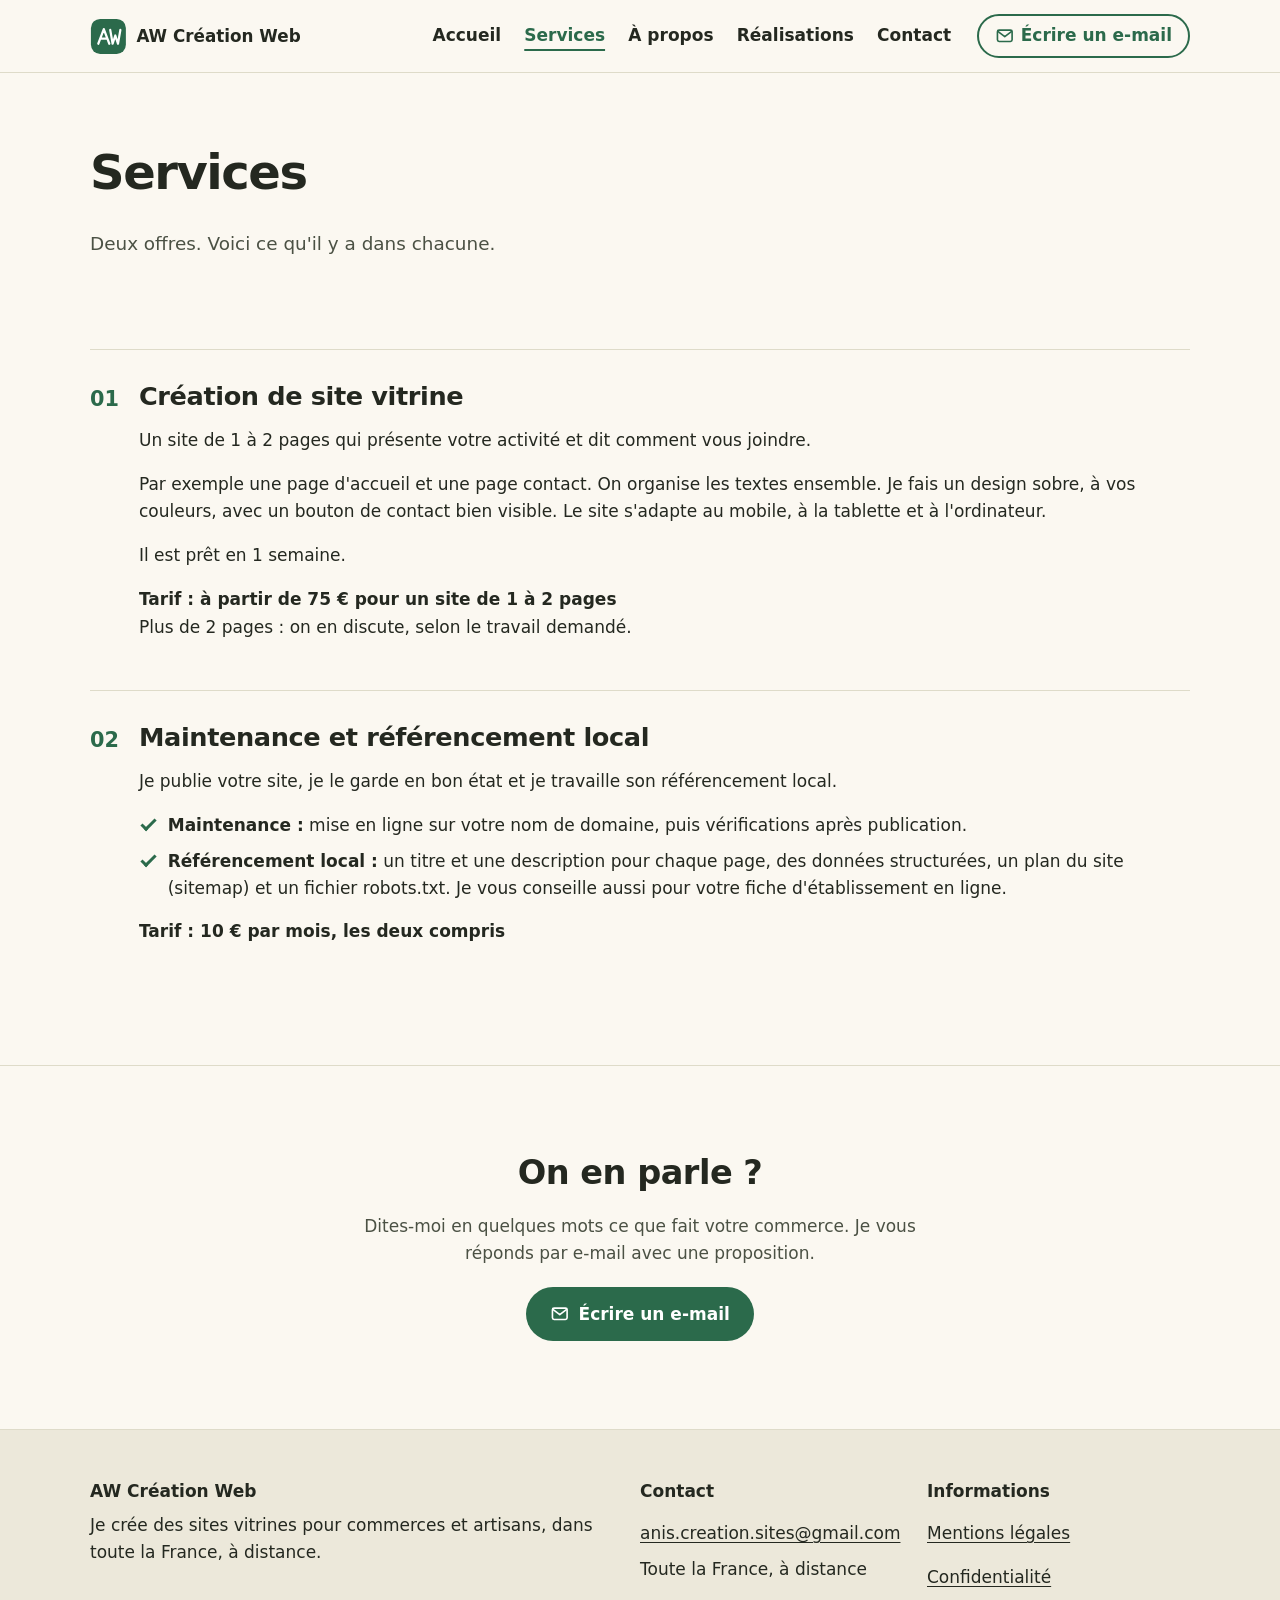
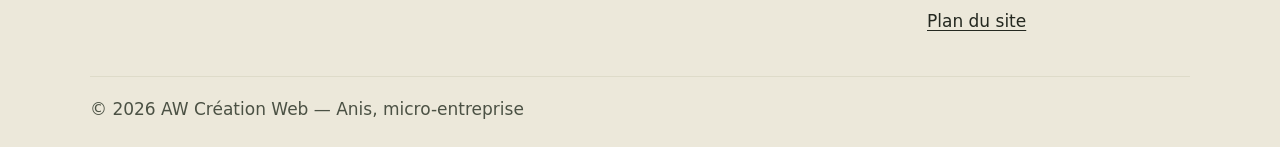
<file: services.html>
<!doctype html>
<html lang="fr">
<head>
<meta charset="utf-8">
<meta name="viewport" content="width=device-width, initial-scale=1">
<title>Services : site vitrine et référencement local | AW Création Web</title>
<meta name="description" content="Création de site vitrine à partir de 75 € (1 à 2 pages, prêt en 1 semaine) et maintenance avec référencement local à 10 € par mois.">
<link rel="canonical" href="https://awcreationweb.fr/services.html">
<meta name="theme-color" content="#fbf8f1">
<meta property="og:type" content="website">
<meta property="og:locale" content="fr_FR">
<meta property="og:site_name" content="AW Création Web">
<meta property="og:title" content="Services : site vitrine et référencement local | AW Création Web">
<meta property="og:description" content="Création de site vitrine à partir de 75 € (1 à 2 pages, prêt en 1 semaine) et maintenance avec référencement local à 10 € par mois.">
<meta property="og:url" content="https://awcreationweb.fr/services.html">
<meta property="og:image" content="https://awcreationweb.fr/assets/og-image.png">
<meta property="og:image:type" content="image/png">
<meta property="og:image:width" content="1200">
<meta property="og:image:height" content="630">
<meta property="og:image:alt" content="AW Création Web — Le site de votre commerce, prêt en 1 semaine">
<meta name="twitter:card" content="summary_large_image">
<link rel="icon" href="assets/favicon.svg" type="image/svg+xml">
<link rel="stylesheet" href="assets/style.css">
<script type="application/ld+json">
{
 "@context": "https://schema.org",
 "@type": "ItemList",
 "name": "Services d'AW Création Web",
 "itemListElement": [
  {
   "@type": "ListItem",
   "position": 1,
   "item": {
    "@type": "Service",
    "name": "Création de site vitrine",
    "description": "Un site de 1 à 2 pages qui présente votre activité et dit comment vous joindre.",
    "provider": {
     "@id": "https://awcreationweb.fr/#entreprise",
     "@type": "ProfessionalService",
     "name": "AW Création Web"
    },
    "areaServed": {
     "@type": "Country",
     "name": "France"
    },
    "offers": {
     "@type": "Offer",
     "priceSpecification": {
      "@type": "PriceSpecification",
      "minPrice": 75,
      "priceCurrency": "EUR"
     }
    }
   }
  },
  {
   "@type": "ListItem",
   "position": 2,
   "item": {
    "@type": "Service",
    "name": "Maintenance et référencement local",
    "description": "Je publie votre site, je le garde en bon état et je travaille son référencement local.",
    "provider": {
     "@id": "https://awcreationweb.fr/#entreprise",
     "@type": "ProfessionalService",
     "name": "AW Création Web"
    },
    "areaServed": {
     "@type": "Country",
     "name": "France"
    },
    "offers": {
     "@type": "Offer",
     "priceSpecification": {
      "@type": "UnitPriceSpecification",
      "price": 10,
      "priceCurrency": "EUR",
      "unitText": "mois"
     }
    }
   }
  }
 ]
}
</script>
</head>
<body>
<a class="skip" href="#contenu">Aller au contenu</a>
<header class="site-header">
 <div class="wrap head">
  <a class="logo" href="index.html"><svg viewBox="0 0 40 40" aria-hidden="true" class="logo-mark"><rect x="1" y="1" width="38" height="38" rx="10" style="fill:var(--accent)"/><path d="M9 28 15 12l6 16M11.3 22.5h7.4M22 13l2.6 15 2.9-9 2.9 9L33 13" style="stroke:var(--accent-fg)" stroke-width="2.4" fill="none" stroke-linecap="round" stroke-linejoin="round"/></svg><span>AW Création Web</span></a>
  <a class="btn btn-outline btn-mail-top" href="mailto:anis.creation.sites@gmail.com"><svg class="i" viewBox="0 0 24 24" aria-hidden="true" style="fill:none;stroke:currentColor;stroke-width:2;stroke-linejoin:round;stroke-linecap:round"><rect x="3" y="5" width="18" height="14" rx="2"/><path d="m3.5 6.5 8.5 6.5 8.5-6.5"/></svg><span>Écrire un e-mail</span></a>
  <nav class="nav" aria-label="Navigation principale"><ul><li><a href="index.html">Accueil</a></li><li><a href="services.html" aria-current="page">Services</a></li><li><a href="a-propos.html">À propos</a></li><li><a href="realisations.html">Réalisations</a></li><li><a href="contact.html">Contact</a></li></ul></nav>
 </div>
</header>
<main id="contenu">
<section class="page-hero"><div class="wrap">
<h1>Services</h1><p>Deux offres. Voici ce qu'il y a dans chacune.</p></div></section>
<section class="tight"><div class="wrap"><article class="offre" aria-labelledby="o0"><span class="num" aria-hidden="true">01</span><div>
<h2 id="o0">Création de site vitrine</h2><p>Un site de 1 à 2 pages qui présente votre activité et dit comment vous joindre.</p><p>Par exemple une page d'accueil et une page contact. On organise les textes ensemble. Je fais un design sobre, à vos couleurs, avec un bouton de contact bien visible. Le site s'adapte au mobile, à la tablette et à l'ordinateur.</p><p>Il est prêt en 1 semaine.</p>
<p class="prix">Tarif : à partir de 75&nbsp;€ pour un site de 1 à 2 pages</p><p class="prix-note">Plus de 2 pages : on en discute, selon le travail demandé.</p></div></article><article class="offre" aria-labelledby="o1"><span class="num" aria-hidden="true">02</span><div>
<h2 id="o1">Maintenance et référencement local</h2><p>Je publie votre site, je le garde en bon état et je travaille son référencement local.</p><ul class="check"><li><strong>Maintenance :</strong> mise en ligne sur votre nom de domaine, puis vérifications après publication.</li><li><strong>Référencement local :</strong> un titre et une description pour chaque page, des données structurées, un plan du site (sitemap) et un fichier robots.txt. Je vous conseille aussi pour votre fiche d'établissement en ligne.</li></ul>
<p class="prix">Tarif : 10&nbsp;€ par mois, les deux compris</p></div></article>
</div></section>
<section class="cta-sec" aria-labelledby="cta-t"><div class="wrap narrow center">
<h2 id="cta-t">On en parle ?</h2><p>Dites-moi en quelques mots ce que fait votre commerce. Je vous réponds par e-mail avec une proposition.</p>
<div class="actions"><a class="btn btn-primary" href="mailto:anis.creation.sites@gmail.com"><svg class="i" viewBox="0 0 24 24" aria-hidden="true" style="fill:none;stroke:currentColor;stroke-width:2;stroke-linejoin:round;stroke-linecap:round"><rect x="3" y="5" width="18" height="14" rx="2"/><path d="m3.5 6.5 8.5 6.5 8.5-6.5"/></svg><span>Écrire un e-mail</span></a></div>
</div></section>
</main>
<footer class="site-footer">
 <div class="wrap foot-grid">
  <div><p class="foot-title">AW Création Web</p><p>Je crée des sites vitrines pour commerces et artisans, dans toute la France, à distance.</p></div>
  <div><p class="foot-title">Contact</p><ul><li><a href="mailto:anis.creation.sites@gmail.com">anis.creation.sites@gmail.com</a></li><li>Toute la France, à distance</li></ul></div>
  <div><p class="foot-title">Informations</p><ul><li><a href="mentions-legales.html">Mentions légales</a></li><li><a href="mentions-legales.html#confidentialite">Confidentialité</a></li><li><a href="sitemap.xml">Plan du site</a></li></ul></div>
 </div>
 <div class="wrap copy">© 2026 AW Création Web — Anis, micro-entreprise</div>
</footer>
<div class="mailbar"><a href="mailto:anis.creation.sites@gmail.com"><svg class="i" viewBox="0 0 24 24" aria-hidden="true" style="fill:none;stroke:currentColor;stroke-width:2;stroke-linejoin:round;stroke-linecap:round"><rect x="3" y="5" width="18" height="14" rx="2"/><path d="m3.5 6.5 8.5 6.5 8.5-6.5"/></svg><span>Écrire un e-mail</span></a></div>

</body>
</html>
</file>
<file: assets/style.css>
/* =========================================================
   AW Création Web — feuille de style unique
   THÈME : modifiez UNIQUEMENT ce bloc pour décliner par client
   (voir README.md). Une seule couleur d'accent.
   ========================================================= */
:root{
  --bg:#fbf8f1;          /* fond de page (clair, chaud) */
  --surface:#fffefb;     /* panneaux, champs */
  --soft:#ece8da;        /* zones légèrement teintées */
  --fg:#242820;          /* texte principal */
  --muted:#4b5144;       /* texte secondaire (AA sur --bg et --soft) */
  --line:#dedbc9;        /* filets */
  --line-strong:#7b8070; /* bordures de champs (≥3:1) */
  --accent:#2b6a4b;      /* L'UNIQUE couleur d'accent (boutons, liens, focus) */
  --accent-hover:#1e5039;/* accent foncé au survol */
  --accent-fg:#ffffff;   /* texte posé sur l'accent */
  --todo-bg:#fff0b3;     /* surlignage des [à compléter] */
  --font:system-ui,-apple-system,"Segoe UI",Roboto,"Helvetica Neue",Arial,sans-serif;
  --radius:14px;
  --max:1100px;
}
/* ========================= Base ========================= */
*,*::before,*::after{box-sizing:border-box}
html{-webkit-text-size-adjust:100%}
body{margin:0;background:var(--bg);color:var(--fg);font-family:var(--font);font-size:1.0625rem;line-height:1.6;overflow-wrap:break-word}
img,svg{max-width:100%;height:auto;display:block}
a{color:var(--accent);text-underline-offset:.2em}
a:hover{color:var(--accent-hover)}
:focus-visible{outline:3px solid var(--accent);outline-offset:3px;border-radius:4px}
h1,h2,h3{line-height:1.15;margin:0 0 .6em;letter-spacing:-.015em}
h2{font-size:clamp(1.55rem,3vw,2.1rem);font-weight:700}
h3{font-size:1.18rem;font-weight:700}
p{margin:0 0 1em}
.wrap{width:min(100% - 2.5rem,var(--max));margin-inline:auto}
.narrow{max-width:720px}.center{text-align:center}.center .actions{justify-content:center}
.skip{position:absolute;left:-999px;top:0;background:var(--fg);color:var(--bg);padding:.7rem 1rem;z-index:100}
.skip:focus{left:1rem;top:1rem}
.todo{background:var(--todo-bg);color:#4a3600;padding:.05em .35em;border-radius:4px;font-weight:700;outline:1px dashed #a07800;white-space:nowrap}
.i{width:1.15em;height:1.15em;fill:currentColor;flex:none}
/* ========================= En-tête ========================= */
.site-header{position:sticky;top:0;z-index:50;background:var(--bg);border-bottom:1px solid var(--line)}
.head{display:flex;flex-wrap:wrap;align-items:center;justify-content:space-between;gap:.25rem 1rem;padding:.5rem 0}
.logo{display:flex;align-items:center;gap:.6rem;min-height:44px;font-weight:800;color:var(--fg);text-decoration:none;font-size:1.05rem}
.logo-mark{width:2.3rem;height:2.3rem}
.nav{flex-basis:100%;order:3}
.nav ul{list-style:none;margin:0;padding:0;display:flex;flex-wrap:wrap;gap:0 .25rem}
.nav a{display:flex;align-items:center;min-height:44px;padding:0 .6rem;color:var(--fg);text-decoration:none;font-weight:600;border-radius:8px}
.nav a:hover{background:var(--soft);color:var(--fg)}
.nav a[aria-current=page]{color:var(--accent);text-decoration:underline;text-decoration-thickness:2px;text-underline-offset:.45em}
.nav li:first-child a{padding-left:0}
.head .btn-mail-top{display:none}
@media (min-width:860px){
  .head{flex-wrap:nowrap;min-height:4.5rem}
  .nav{flex-basis:auto;order:2;margin-left:auto}
  .nav li:first-child a{padding-left:.6rem}
  .head .btn-mail-top{display:inline-flex;order:3;gap:.4rem}
}
/* ========================= Boutons ========================= */
.actions{display:flex;flex-wrap:wrap;gap:.75rem;margin-top:1.25rem}
.btn{display:inline-flex;align-items:center;justify-content:center;gap:.55rem;min-height:48px;padding:.7rem 1.4rem;border-radius:999px;border:2px solid transparent;font:inherit;font-weight:700;text-decoration:none;cursor:pointer;transition:background-color .15s}
.btn-primary{background:var(--accent);color:var(--accent-fg)}
.btn-primary:hover{background:var(--accent-hover);color:var(--accent-fg)}
.btn-outline{min-height:44px;padding:.4rem 1rem;border-color:var(--accent);color:var(--accent);background:transparent}
.btn-outline:hover{background:var(--accent);color:var(--accent-fg)}
.alt-link{margin:.8rem 0 0;color:var(--muted)}
/* ========================= Sections ========================= */
section{padding:clamp(3rem,7vw,5.5rem) 0}
section.tight{padding-top:clamp(1.5rem,4vw,3rem)}
.rule{border-top:1px solid var(--line)}
.intro{color:var(--muted);max-width:60ch}
.split{display:grid;gap:2rem}
@media (min-width:860px){.split{grid-template-columns:1fr 2fr;gap:4rem}.split.contact{grid-template-columns:1fr 1.4fr}}
/* Hero : le seul grand titre (façon « manifeste ») */
.hero{padding-top:clamp(2.5rem,8vw,6rem);padding-bottom:clamp(2.5rem,6vw,4rem)}
.eyebrow{font-size:1rem;font-weight:600;color:var(--muted);margin-bottom:1.2rem}
.hero h1{font-size:clamp(2.35rem,8.5vw,5.6rem);font-weight:800;line-height:1.02;letter-spacing:-.035em;max-width:15ch;margin-bottom:.5em;text-wrap:balance;hyphens:manual}
.hero h1 em{font-style:normal;color:var(--accent)}
.hero-foot{display:grid;gap:1.5rem;border-top:2px solid var(--fg);padding-top:1.5rem}
@media (min-width:900px){.hero-foot{grid-template-columns:1.3fr 1fr;align-items:end;gap:3rem}}
.lead{font-size:clamp(1.12rem,2.2vw,1.3rem);color:var(--fg);max-width:52ch;margin:0}
.hero-foot .actions{margin-top:0}
.hero-art{margin:3rem auto 0;max-width:760px;width:100%}
.hero-photo{margin:2.5rem 0 0}
.hero-photo img{display:block;width:100%;height:auto;aspect-ratio:2/1;object-fit:cover;object-position:50% 20%;border-radius:var(--radius);background:var(--soft)}
@media (max-width:600px){.hero-photo img{aspect-ratio:3/2}}
.credits li{margin-bottom:.6rem}
/* Listes (style Épure) */
.feat-list,.off-list{list-style:none;padding:0;margin:0}
@media (min-width:640px){.feat-list{display:grid;grid-template-columns:1fr 1fr;column-gap:2.5rem}}
.feat-list li{border-top:1px solid var(--line);padding:1.25rem 0}
.feat-list p,.off-list p{color:var(--muted);margin:0}
.off-list li{display:flex;gap:1.25rem;border-top:1px solid var(--line);padding:1.25rem 0}
.num{font-weight:800;color:var(--accent);font-variant-numeric:tabular-nums;min-width:2ch}
.link-arrow{display:inline-flex;align-items:center;min-height:44px;font-weight:700}
.steps{list-style:none;padding:0;margin:0;display:grid;gap:1.5rem;counter-reset:s}
@media (min-width:640px){.steps{grid-template-columns:repeat(2,1fr)}}
@media (min-width:1000px){.steps{grid-template-columns:repeat(4,1fr)}}
.steps li{counter-increment:s;border-top:2px solid var(--fg);padding-top:1rem}
.steps li::before{content:"0" counter(s);display:block;font-weight:800;color:var(--accent);margin-bottom:.3rem}
.steps p{color:var(--muted);margin:0}
.check{list-style:none;padding:0;margin:0 0 1rem}
.check li{position:relative;padding-left:1.8rem;margin:.55rem 0}
.check li::before{content:"";position:absolute;left:.1rem;top:.42em;width:.95rem;height:.5rem;border-left:3px solid var(--accent);border-bottom:3px solid var(--accent);transform:rotate(-45deg)}
.zone{background:var(--soft)}
.zone .check{margin:0}
.cta-sec{border-top:1px solid var(--line)}
.cta-sec p{color:var(--muted);margin-inline:auto;max-width:55ch}
/* Pages intérieures */
.page-hero{padding:clamp(2.5rem,6vw,4.5rem) 0 clamp(1rem,2vw,1.5rem)}
.page-hero h1{font-size:clamp(2rem,5vw,3rem);font-weight:800;letter-spacing:-.03em;max-width:22ch}
.page-hero p{color:var(--muted);font-size:1.15rem;max-width:60ch}
.offre{display:flex;gap:1.25rem;border-top:1px solid var(--line);padding:2rem 0}
.offre h2{font-size:clamp(1.3rem,2.6vw,1.6rem)}
.offre .num{font-size:1.3rem;padding-top:.1rem}
.prix{font-weight:700;margin:0}
.panel{background:var(--surface);border:1px solid var(--line);border-radius:var(--radius);padding:1.5rem;align-self:start}
.panel h2{font-size:1.4rem}
.notice{border-left:4px solid var(--accent);background:var(--soft);padding:.8rem 1rem;border-radius:0 8px 8px 0;margin-top:1.5rem}
.coord{margin:0}
.coord dt{font-weight:700;margin-top:.8rem}.coord dd{margin:0;overflow-wrap:anywhere}
.coord a{display:inline-flex;align-items:center;min-height:44px}
.big-mail{font-size:1.2rem;font-weight:800;text-decoration:none}
.prose{max-width:760px}
.legal h2{font-size:1.4rem;margin-top:2rem}
.small{font-size:1rem;color:var(--muted);margin:0}
/* Formulaire */
form{display:grid;gap:1rem}
label{display:block;font-weight:700;margin-bottom:.3rem}
input,textarea{width:100%;font:inherit;color:var(--fg);background:var(--surface);border:2px solid var(--line-strong);border-radius:10px;padding:.7rem .85rem;min-height:48px}
input:focus-visible,textarea:focus-visible{border-color:var(--accent)}
.form-msg:not(:empty){padding:1rem;border-radius:10px;background:var(--soft)}
/* ========================= Pied de page ========================= */
.site-footer{border-top:1px solid var(--line);background:var(--soft);padding:3rem 0 1.5rem}
.site-footer a{color:var(--fg);display:inline-flex;align-items:center;min-height:44px}
.foot-grid{display:grid;gap:1.5rem}
@media (min-width:760px){.foot-grid{grid-template-columns:2fr 1fr 1fr}}
.foot-title{font-weight:800;margin-bottom:.4rem}
.site-footer ul{list-style:none;padding:0;margin:0}
.site-footer li{overflow-wrap:anywhere}
.copy{border-top:1px solid var(--line);margin-top:2rem;padding-top:1.2rem;color:var(--muted)}
/* ========================= Barre e-mail mobile ========================= */
.mailbar{position:fixed;left:0;right:0;bottom:0;z-index:60;padding:.6rem 1rem calc(.6rem + env(safe-area-inset-bottom));background:var(--bg);border-top:1px solid var(--line)}
.mailbar a{display:flex;align-items:center;justify-content:center;gap:.6rem;min-height:52px;border-radius:999px;background:var(--accent);color:var(--accent-fg);font-weight:800;text-decoration:none;font-size:1.08rem}
.mailbar a:hover{background:var(--accent-hover);color:var(--accent-fg)}
body{padding-bottom:5rem}
@media (min-width:860px){.mailbar{display:none}body{padding-bottom:0}}
/* ========================= Mouvement réduit / impression ========================= */
@media (prefers-reduced-motion:reduce){*,*::before,*::after{transition:none!important;animation:none!important;scroll-behavior:auto!important}}
@media print{.site-header,.mailbar,.skip{display:none}body{padding:0}}
</file>
